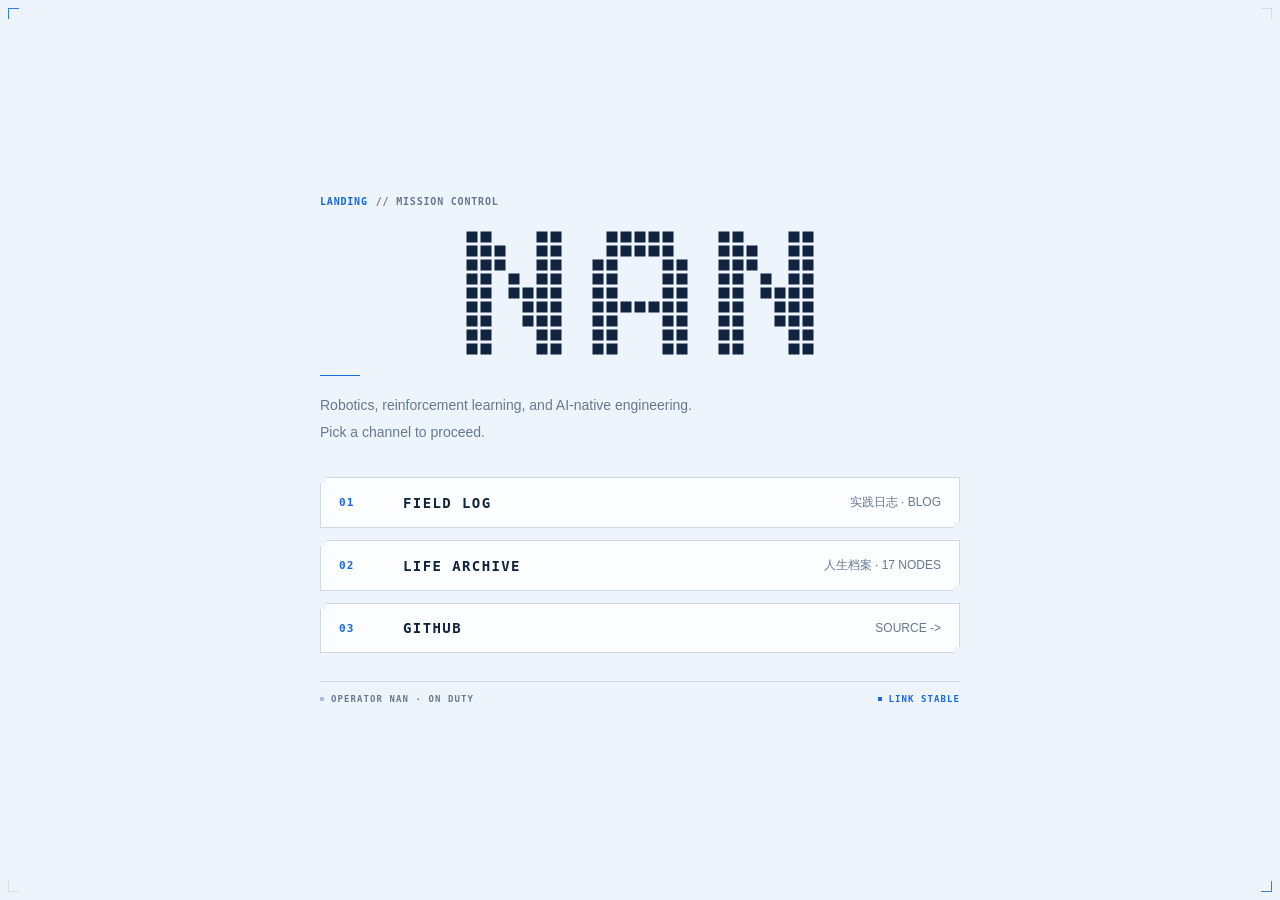
<file: index.html>
<!doctype html>
<html lang="en">
  <head>
    <meta charset="UTF-8" />
    <meta name="viewport" content="width=device-width, initial-scale=1.0, viewport-fit=cover" />
    <meta name="description" content="nanbloom001 — robotics, reinforcement learning, and AI-native engineering. Landing." />
    <meta name="color-scheme" content="dark light" />
    <meta name="theme-color" content="#0c0d0d" media="(prefers-color-scheme: dark)" />
    <meta name="theme-color" content="#edf4fb" media="(prefers-color-scheme: light)" />
    <link rel="icon" href="data:image/svg+xml,%3Csvg xmlns='http://www.w3.org/2000/svg' viewBox='0 0 16 16'%3E%3Crect width='16' height='16' fill='%230c0d0d'/%3E%3Crect x='4' y='4' width='3' height='3' fill='%23ff5a36'/%3E%3Crect x='9' y='4' width='3' height='3' fill='%23777b76'/%3E%3Crect x='4' y='9' width='3' height='3' fill='%23777b76'/%3E%3Crect x='9' y='9' width='3' height='3' fill='%23ff5a36'/%3E%3C/svg%3E" />
    <title>nanbloom001</title>
    <script defer src="assets/dot-font.js"></script>
    <script defer src="assets/starfield.js"></script>
  </head>
  <body>
    <canvas id="starfield" aria-hidden="true"></canvas>
    <span class="calibration calibration-nw" aria-hidden="true"></span>
    <span class="calibration calibration-ne" aria-hidden="true"></span>
    <span class="calibration calibration-sw" aria-hidden="true"></span>
    <span class="calibration calibration-se" aria-hidden="true"></span>

    <main class="frame">
      <p class="eyebrow"><span>LANDING</span><span class="dim">// MISSION CONTROL</span></p>
      <div class="banner"><canvas id="wordmark" data-text="NAN" aria-hidden="true"></canvas></div>
      <span class="rule" aria-hidden="true"></span>
      <p class="lede">Robotics, reinforcement learning, and AI-native engineering.<br />Pick a channel to proceed.</p>

      <nav class="channels" aria-label="Channels">
        <a class="channel" href="blog/">
          <span class="ch-index">01</span>
          <span class="ch-name">FIELD LOG</span>
          <span class="ch-sub">实践日志 · BLOG</span>
        </a>
        <a class="channel" href="journey-archive/">
          <span class="ch-index">02</span>
          <span class="ch-name">LIFE ARCHIVE</span>
          <span class="ch-sub">人生档案 · 17 NODES</span>
        </a>
        <a class="channel" href="https://github.com/nanbloom001" target="_blank" rel="noreferrer">
          <span class="ch-index">03</span>
          <span class="ch-name">GITHUB</span>
          <span class="ch-sub">SOURCE -&gt;</span>
        </a>
      </nav>

      <div class="telemetry" aria-hidden="true">
        <span><i class="sq"></i>OPERATOR NAN &middot; ON DUTY</span>
        <span class="link"><i class="dot"></i>LINK STABLE</span>
      </div>
    </main>

    <style>
      :root {
        color-scheme: dark light;
        --bg: #0c0d0d; --panel: #111212; --ink: #e8e9e4; --muted: #777b76;
        --line: #292c29; --accent: #ff5a36; --selected: #0c0d0d; --pixel-ghost: #5d4138;
        --mono: ui-monospace, SFMono-Regular, Menlo, Consolas, monospace;
        --sans: Arial, "PingFang SC", sans-serif;
      }
      @media (prefers-color-scheme: light) {
        :root { --bg: #edf4fb; --panel: #fbfdff; --ink: #10233f; --muted: #667991; --line: #cfdae7; --accent: #1769e0; --selected: #fff; --pixel-ghost: #a8c3e3; }
      }
      * { box-sizing: border-box; }
      body {
        margin: 0; min-height: 100vh; display: grid; place-items: center;
        background: var(--bg); color: var(--ink); font-family: var(--sans);
        padding: max(12px, env(safe-area-inset-top)) max(12px, env(safe-area-inset-right)) max(12px, env(safe-area-inset-bottom)) max(12px, env(safe-area-inset-left));
        transition: background-color 250ms, color 250ms;
      }
      @media (prefers-color-scheme: dark) {
        body::after { content: ""; position: fixed; inset: 0; pointer-events: none; background: repeating-linear-gradient(0deg, rgb(255 255 255 / 1.4%) 0 1px, transparent 1px 3px); }
      }
      #starfield { position: fixed; inset: 0; z-index: 0; pointer-events: none; contain: strict; }
      .calibration { position: fixed; width: 11px; height: 11px; z-index: 2; pointer-events: none; opacity: .85; }
      .calibration-nw { top: 8px; left: 8px; border-top: 1px solid var(--accent); border-left: 1px solid var(--accent); }
      .calibration-ne { top: 8px; right: 8px; border-top: 1px solid var(--line); border-right: 1px solid var(--line); }
      .calibration-sw { bottom: 8px; left: 8px; border-bottom: 1px solid var(--line); border-left: 1px solid var(--line); }
      .calibration-se { right: 8px; bottom: 8px; border-right: 1px solid var(--accent); border-bottom: 1px solid var(--accent); }
      .frame { position: relative; z-index: 1; width: min(640px, calc(100% - 48px)); }
      .eyebrow { display: flex; gap: 8px; margin: 0 0 16px; color: var(--accent); font: 700 10px var(--mono); letter-spacing: .08em; }
      .eyebrow .dim { color: var(--muted); }
      .banner { width: 100%; height: clamp(90px, 18vw, 140px); margin: 0 0 4px; }
      .banner canvas { width: 100%; height: 100%; display: block; image-rendering: pixelated; contain: strict; }
      .rule { display: block; width: 40px; height: 1px; margin: 12px 0 16px; background: var(--accent); }
      .lede { margin: 0 0 32px; max-width: 48ch; color: var(--muted); font-size: 14px; line-height: 1.9; }
      .channels { display: grid; gap: 12px; margin-bottom: 28px; }
      .channel {
        position: relative; display: grid; grid-template-columns: 48px 1fr auto; align-items: center; gap: 16px;
        padding: 16px 18px; border: 1px solid var(--line); background: var(--panel); color: var(--ink);
        text-decoration: none; transition: background-color 140ms, border-color 140ms, transform 140ms;
      }
      .channel::before, .channel::after { content: ""; position: absolute; width: 7px; height: 7px; background: var(--bg); }
      .channel::before { top: -2px; left: -2px; }
      .channel::after { right: -2px; bottom: -2px; }
      .channel:hover, .channel:focus-visible { border-color: var(--accent); transform: translate(2px, -2px); outline: none; }
      .ch-index { color: var(--accent); font: 700 11px var(--mono); letter-spacing: .1em; }
      .ch-name { color: var(--ink); font: 700 14px var(--mono); letter-spacing: .1em; }
      .ch-sub { color: var(--muted); font: 400 12px var(--sans); }
      .telemetry { display: flex; flex-wrap: wrap; gap: 8px 20px; padding-top: 12px; border-top: 1px solid var(--line); color: var(--muted); font: 700 9px var(--mono); letter-spacing: .12em; }
      .telemetry > span { display: inline-flex; align-items: center; gap: 7px; }
      .telemetry .link { margin-left: auto; color: var(--accent); }
      .sq { width: 4px; height: 4px; background: var(--pixel-ghost); }
      .dot { width: 4px; height: 4px; background: var(--accent); animation: blink 900ms steps(1) infinite; }
      @keyframes blink { 50% { opacity: 0; } }
      @media (prefers-reduced-motion: reduce) { * { animation-duration: .01ms !important; transition-duration: .01ms !important; } }
    </style>

    <script>
      (() => {
        const reduced = matchMedia("(prefers-reduced-motion: reduce)");
        const light = matchMedia("(prefers-color-scheme: light)");
        function inkColor() {
          return getComputedStyle(document.documentElement).getPropertyValue("--ink").trim();
        }
        function paintStars() {
          if (window.Starfield) window.Starfield.paint(document.getElementById("starfield"), inkColor());
        }
        addEventListener("resize", paintStars, { passive: true });
        light.addEventListener("change", paintStars);
        paintStars();

        function paintWord() {
          if (!window.DotFont) return;
          const canvas = document.getElementById("wordmark");
          const bounds = canvas.getBoundingClientRect();
          if (!bounds.width) return;
          const ratio = Math.min(devicePixelRatio || 1, 2);
          canvas.width = Math.round(bounds.width * ratio);
          canvas.height = Math.round(bounds.height * ratio);
          const ctx = canvas.getContext("2d");
          ctx.setTransform(ratio, 0, 0, ratio, 0, 0);
          const result = DotFont.makeBlockPoints(
            canvas.dataset.text || "NAN",
            { cols: 7, rows: 9, maxPitch: 14 },
            { width: bounds.width, height: bounds.height }
          );
          const size = Math.max(3, Math.round(result.pitch * 0.8));
          ctx.clearRect(0, 0, bounds.width, bounds.height);
          ctx.fillStyle = inkColor();
          result.points.forEach((p) => ctx.fillRect(p.x - size / 2, p.y - size / 2, size, size));
        }
        new ResizeObserver(paintWord).observe(document.getElementById("wordmark"));
        light.addEventListener("change", paintWord);
        document.fonts && document.fonts.ready.then(paintWord);
        setTimeout(paintWord, 100);
      })();
    </script>
  </body>
</html>
</file>
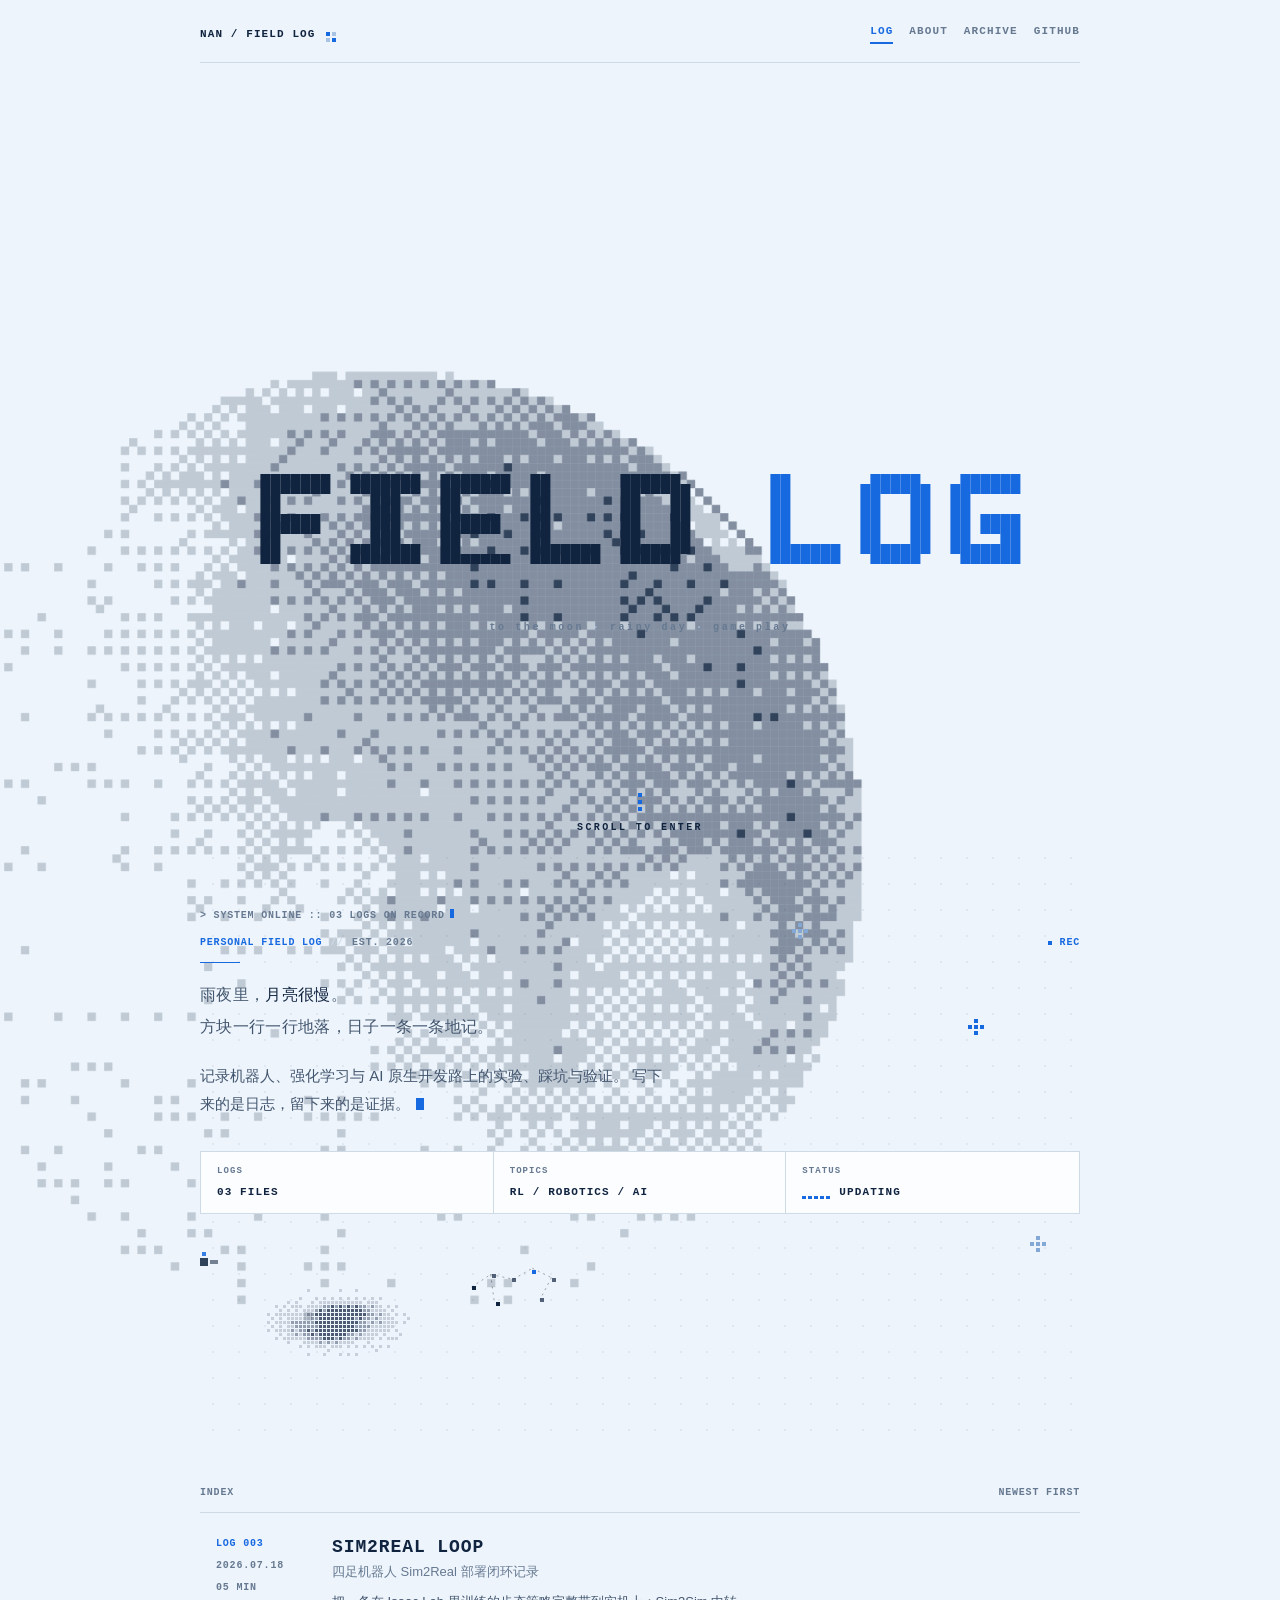
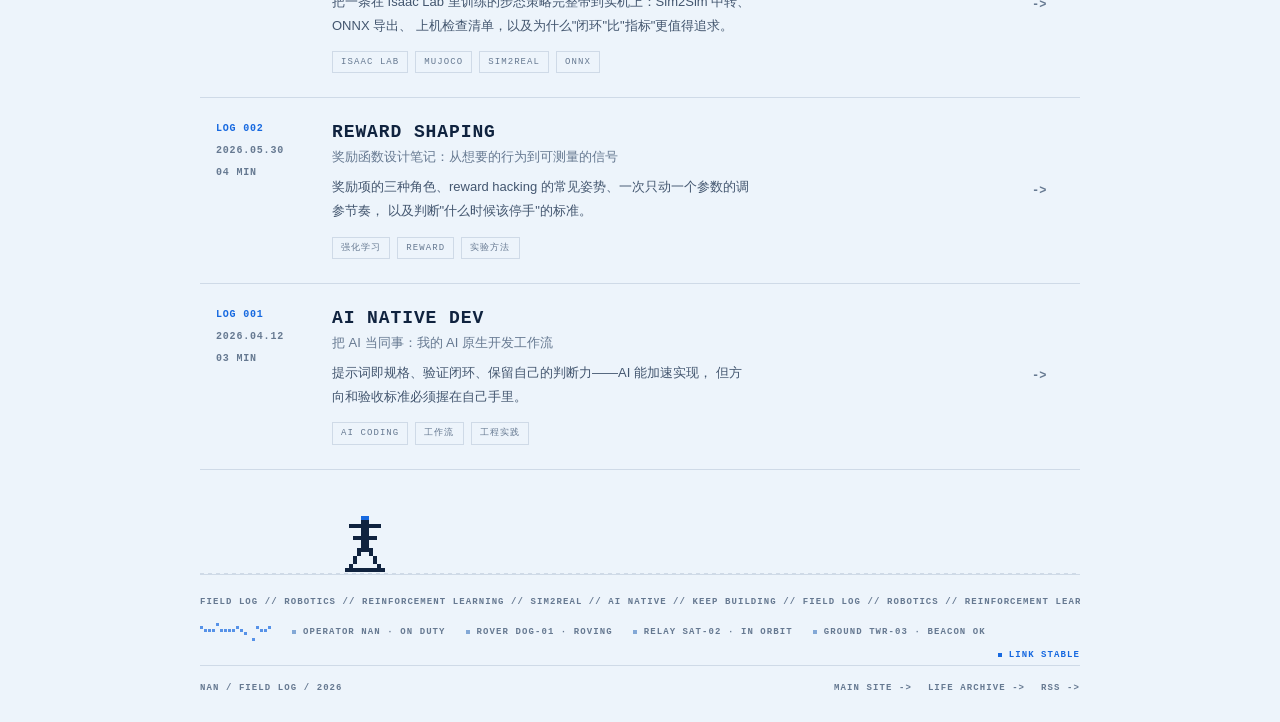
<file: blog/index.html>
<!doctype html>
<html lang="zh-CN">
<head>
  <meta charset="UTF-8">
  <meta name="viewport" content="width=device-width, initial-scale=1, viewport-fit=cover">
  <meta name="description" content="楠的个人博客 Field Log：机器人、强化学习与 AI 原生开发的实践日志，复古点阵屏与像素粒子风格。">
  <meta name="color-scheme" content="dark light">
  <meta name="theme-color" content="#0c0d0d" media="(prefers-color-scheme: dark)">
  <meta name="theme-color" content="#edf4fb" media="(prefers-color-scheme: light)">
  <meta property="og:title" content="Field Log | nanbloom001">
  <meta property="og:description" content="机器人、强化学习与 AI 原生开发的实践日志。">
  <meta property="og:type" content="website">
  <meta property="og:url" content="https://nanbloom001.github.io/blog/">
  <link rel="canonical" href="https://nanbloom001.github.io/blog/">
  <link rel="alternate" type="application/rss+xml" title="Field Log" href="https://nanbloom001.github.io/blog/feed.xml">
  <noscript><style>.visually-hidden { position: static; width: auto; height: auto; margin: 0 0 12px; clip: auto; white-space: normal; font: 700 26px/1.3 ui-monospace, Menlo, monospace; } .banner-stage, .opening-moon, .opening-hint { display: none; } .opening { height: auto; min-height: 0; }</style></noscript>
  <link rel="icon" href="data:image/svg+xml,%3Csvg xmlns='http://www.w3.org/2000/svg' viewBox='0 0 16 16'%3E%3Crect width='16' height='16' fill='%230c0d0d'/%3E%3Crect x='4' y='4' width='3' height='3' fill='%23ff5a36'/%3E%3Crect x='9' y='4' width='3' height='3' fill='%23777b76'/%3E%3Crect x='4' y='9' width='3' height='3' fill='%23777b76'/%3E%3Crect x='9' y='9' width='3' height='3' fill='%23ff5a36'/%3E%3C/svg%3E">
  <title>Field Log | nanbloom001</title>
  <link rel="stylesheet" href="styles.css">
  <script defer src="../assets/dot-font.js"></script>
  <script defer src="../assets/starfield.js"></script>
  <script defer src="blog.js"></script>
</head>
<body>
  <canvas id="drift-field" aria-hidden="true"></canvas>
  <span class="calibration calibration-nw" aria-hidden="true"></span>
  <span class="calibration calibration-ne" aria-hidden="true"></span>
  <span class="calibration calibration-sw" aria-hidden="true"></span>
  <span class="calibration calibration-se" aria-hidden="true"></span>
  <a class="skip-link" href="#main">跳到正文</a>

  <div class="frame">
    <header class="log-header">
      <a class="wordmark" href="index.html" data-shatter>NAN / FIELD LOG<i aria-hidden="true"></i></a>
      <nav aria-label="博客导航">
        <a class="active" href="index.html" data-shatter>LOG</a>
        <a href="about.html" data-shatter>ABOUT</a>
        <a href="../journey-archive/" data-shatter>ARCHIVE</a>
        <a href="https://github.com/nanbloom001" target="_blank" rel="noreferrer">GITHUB</a>
      </nav>
    </header>

    <main id="main">
      <section class="opening" aria-labelledby="hero-title">
        <canvas class="opening-moon" data-opening-moon data-planet data-cell="10" data-body-scale="0.46" data-max-dpr="1" aria-hidden="true"></canvas>
        <h1 id="hero-title" class="visually-hidden">Field Log — 楠的个人博客</h1>
        <div class="banner-stage opening-title">
          <canvas data-pixel-banner data-text="FIELD LOG" data-accent="LOG" data-pitch="10" data-cell-size="10" aria-hidden="true"></canvas>
        </div>
        <p class="opening-tag">to the moon <span class="dim">·</span> rainy day <span class="dim">·</span> game play</p>
        <div class="opening-hint" aria-hidden="true">
          <span class="hint-drip"><i></i><i></i><i></i></span>
          <span>SCROLL TO ENTER</span>
        </div>
      </section>

      <section class="hero" aria-label="简介">
        <span class="sparkle" style="--x: 68%; --y: 14%; --d: 300ms" aria-hidden="true"></span>
        <span class="sparkle accent" style="--x: 88%; --y: 30%; --d: 1100ms" aria-hidden="true"></span>
        <span class="sparkle" style="--x: 95%; --y: 66%; --d: 1900ms" aria-hidden="true"></span>
        <p class="bootline" data-bootline="> SYSTEM ONLINE :: 03 LOGS ON RECORD" aria-hidden="true"></p>
        <p class="eyebrow">
          <span>PERSONAL FIELD LOG</span>
          <span class="eyebrow-separator">//</span>
          <span class="dim">EST. 2026</span>
          <span class="system-state"><i aria-hidden="true"></i>REC</span>
        </p>
        <span class="title-rule" aria-hidden="true"></span>
        <p class="hero-poem">
          雨夜里，<em>月亮很慢</em>。<br>
          方块一行一行地落，日子一条一条地记。
        </p>
        <p class="hero-note">
          记录机器人、强化学习与 AI 原生开发路上的实验、踩坑与验证。
          写下来的是日志，留下来的是证据。<span class="type-cursor" aria-hidden="true"></span>
        </p>
        <dl class="stat-strip">
          <div><dt>LOGS</dt><dd>03 FILES</dd></div>
          <div><dt>TOPICS</dt><dd>RL / ROBOTICS / AI</dd></div>
          <div><dt>STATUS</dt><dd><span class="eq" aria-hidden="true"><i></i><i></i><i></i><i></i><i></i></span>UPDATING</dd></div>
        </dl>
        <div class="scene" aria-hidden="true">
          <canvas class="galaxy" data-planet data-shape="galaxy" data-cell="4"></canvas>
          <canvas class="scene-field" data-scene-field></canvas>
          <canvas class="planet" data-planet data-morph-target data-orbit-text="FROM SIMULATION TO REALITY · "></canvas>
        </div>
      </section>

      <section aria-label="日志列表">
        <div class="section-label"><span>INDEX</span><span>NEWEST FIRST</span></div>
        <div class="log-list">
          <a class="log-card" style="--i: 0" href="posts/sim2real-loop.html" data-shatter>
            <div class="log-meta">
              <span class="log-index">LOG 003</span>
              <span>2026.07.18</span>
              <span>05 MIN</span>
            </div>
            <div class="log-body">
              <h2>SIM2REAL LOOP<span class="log-subtitle">四足机器人 Sim2Real 部署闭环记录</span></h2>
              <p class="log-excerpt">
                把一条在 Isaac Lab 里训练的步态策略完整带到实机上：Sim2Sim 中转、ONNX 导出、
                上机检查清单，以及为什么"闭环"比"指标"更值得追求。
              </p>
              <ul class="log-tags" aria-label="标签">
                <li>ISAAC LAB</li><li>MUJOCO</li><li>SIM2REAL</li><li>ONNX</li>
              </ul>
            </div>
            <span class="log-arrow" aria-hidden="true">-&gt;</span>
          </a>

          <a class="log-card" style="--i: 1" href="posts/reward-shaping.html" data-shatter>
            <div class="log-meta">
              <span class="log-index">LOG 002</span>
              <span>2026.05.30</span>
              <span>04 MIN</span>
            </div>
            <div class="log-body">
              <h2>REWARD SHAPING<span class="log-subtitle">奖励函数设计笔记：从想要的行为到可测量的信号</span></h2>
              <p class="log-excerpt">
                奖励项的三种角色、reward hacking 的常见姿势、一次只动一个参数的调参节奏，
                以及判断"什么时候该停手"的标准。
              </p>
              <ul class="log-tags" aria-label="标签">
                <li>强化学习</li><li>REWARD</li><li>实验方法</li>
              </ul>
            </div>
            <span class="log-arrow" aria-hidden="true">-&gt;</span>
          </a>

          <a class="log-card" style="--i: 2" href="posts/ai-native-dev.html" data-shatter>
            <div class="log-meta">
              <span class="log-index">LOG 001</span>
              <span>2026.04.12</span>
              <span>03 MIN</span>
            </div>
            <div class="log-body">
              <h2>AI NATIVE DEV<span class="log-subtitle">把 AI 当同事：我的 AI 原生开发工作流</span></h2>
              <p class="log-excerpt">
                提示词即规格、验证闭环、保留自己的判断力——AI 能加速实现，
                但方向和验收标准必须握在自己手里。
              </p>
              <ul class="log-tags" aria-label="标签">
                <li>AI CODING</li><li>工作流</li><li>工程实践</li>
              </ul>
            </div>
            <span class="log-arrow" aria-hidden="true">-&gt;</span>
          </a>
        </div>
      </section>

      <div class="ground" aria-hidden="true">
        <canvas class="antenna" data-sprite="antenna"></canvas>
        <canvas class="walker" data-sprite="dog"></canvas>
      </div>

      <div class="ticker" aria-hidden="true">
        <span class="ticker-track"><span>FIELD LOG&nbsp;//&nbsp;ROBOTICS&nbsp;//&nbsp;REINFORCEMENT LEARNING&nbsp;//&nbsp;SIM2REAL&nbsp;//&nbsp;AI NATIVE&nbsp;//&nbsp;KEEP BUILDING&nbsp;//&nbsp;</span><span>FIELD LOG&nbsp;//&nbsp;ROBOTICS&nbsp;//&nbsp;REINFORCEMENT LEARNING&nbsp;//&nbsp;SIM2REAL&nbsp;//&nbsp;AI NATIVE&nbsp;//&nbsp;KEEP BUILDING&nbsp;//&nbsp;</span></span>
      </div>

      <div class="telemetry" aria-hidden="true">
        <canvas class="tele-wave" data-tele-wave></canvas>
        <span><i class="tele-square"></i>OPERATOR NAN &middot; ON DUTY</span>
        <span><i class="tele-square"></i>ROVER DOG-01 &middot; ROVING</span>
        <span><i class="tele-square"></i>RELAY SAT-02 &middot; IN ORBIT</span>
        <span><i class="tele-square"></i>GROUND TWR-03 &middot; BEACON OK</span>
        <span class="tele-link"><i class="tele-dot"></i>LINK STABLE</span>
      </div>
    </main>

    <footer class="log-footer">
      <p>NAN / FIELD LOG / 2026</p>
      <p>
        <a href="../" data-shatter>MAIN SITE -&gt;</a>
        <a href="../journey-archive/" data-shatter>LIFE ARCHIVE -&gt;</a>
        <a href="feed.xml">RSS -&gt;</a>
      </p>
    </footer>
  </div>
</body>
</html>
</file>
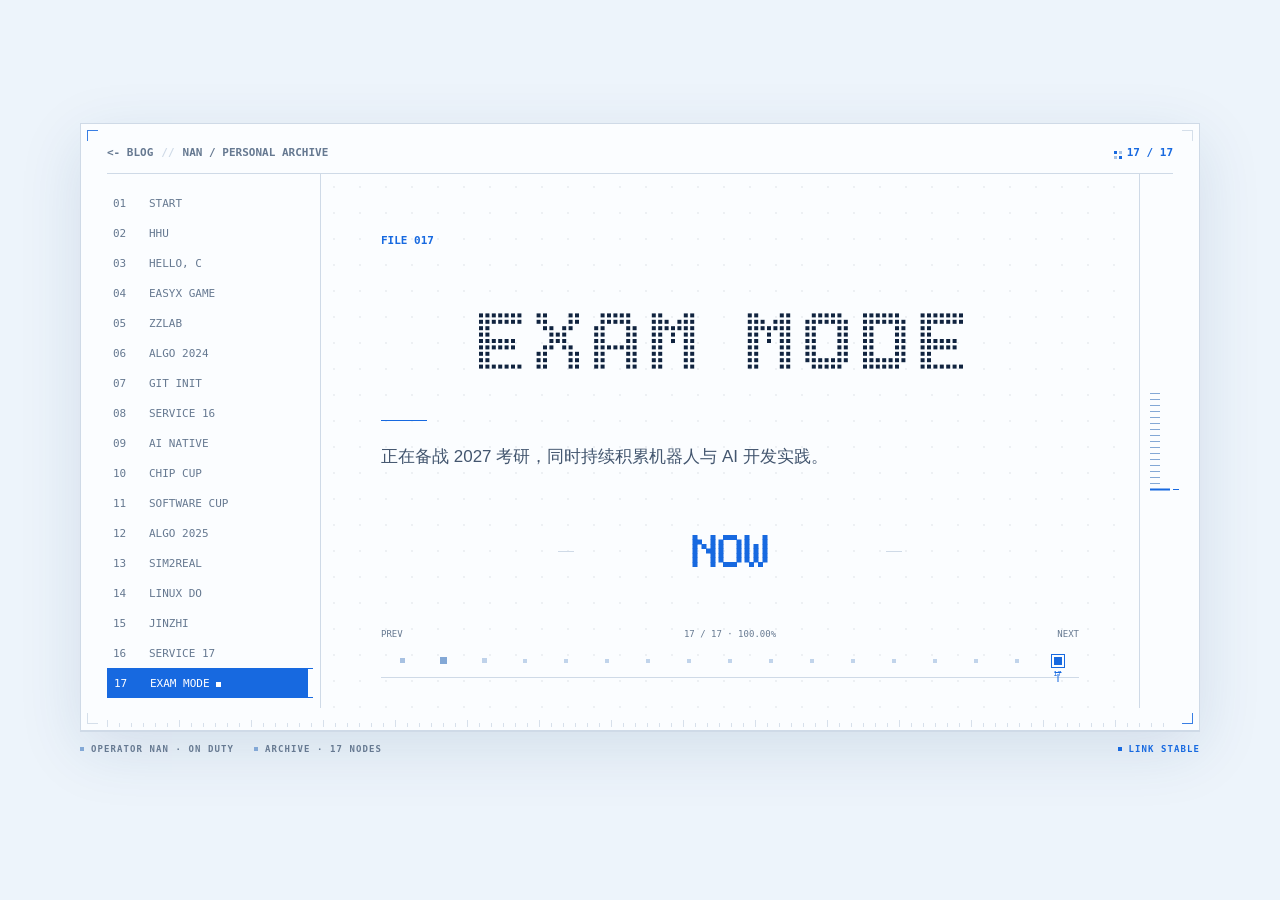
<file: journey-archive/index.html>
<!doctype html>
<html lang="zh-CN">
<head>
  <meta charset="UTF-8">
  <meta name="viewport" content="width=device-width, initial-scale=1, viewport-fit=cover">
  <meta name="description" content="楠的交互式人生档案：以复古像素动画记录学习、竞赛、机器人与 AI 开发历程。">
  <meta name="color-scheme" content="dark light">
  <meta name="theme-color" content="#0c0d0d" media="(prefers-color-scheme: dark)">
  <meta name="theme-color" content="#edf4fb" media="(prefers-color-scheme: light)">
  <meta property="og:title" content="Life Archive | nanbloom001">
  <meta property="og:description" content="17 个时间节点组成的交互式像素人生档案。">
  <meta property="og:type" content="website">
  <meta property="og:url" content="https://nanbloom001.github.io/journey-archive/">
  <meta property="og:image" content="https://nanbloom001.github.io/journey-archive/preview-light.png">
  <link rel="canonical" href="https://nanbloom001.github.io/journey-archive/">
  <link rel="icon" href="data:image/svg+xml,%3Csvg xmlns='http://www.w3.org/2000/svg' viewBox='0 0 16 16'%3E%3Crect width='16' height='16' fill='%230c0d0d'/%3E%3Crect x='4' y='4' width='3' height='3' fill='%23ff5a36'/%3E%3Crect x='9' y='4' width='3' height='3' fill='%23777b76'/%3E%3Crect x='4' y='9' width='3' height='3' fill='%23777b76'/%3E%3Crect x='9' y='9' width='3' height='3' fill='%23ff5a36'/%3E%3C/svg%3E">
  <title>Life Archive | nanbloom001</title>
  <link rel="stylesheet" href="styles.css">
  <script defer src="../assets/dot-font.js"></script>
  <script defer src="../assets/starfield.js"></script>
  <script defer src="script.js"></script>
</head>
<body>
  <canvas id="archive-sky" aria-hidden="true"></canvas>
  <main class="archive">
    <span class="calibration calibration-nw" aria-hidden="true"></span>
    <span class="calibration calibration-ne" aria-hidden="true"></span>
    <span class="calibration calibration-sw" aria-hidden="true"></span>
    <span class="calibration calibration-se" aria-hidden="true"></span>

    <header>
      <span class="header-left">
        <a class="archive-exit" href="../blog/">&lt;- BLOG</a>
        <span class="header-separator" aria-hidden="true">//</span>
        <span>NAN / PERSONAL ARCHIVE</span>
      </span>
      <span class="system-state"><i aria-hidden="true"></i><span id="counter">01 / 17</span></span>
    </header>

    <section class="layout">
      <nav id="index-list" aria-label="时间节点索引"></nav>

      <article id="memory-file" aria-live="polite">
        <div class="meta-row">
          <p class="eyebrow"><span id="file-index">FILE 001</span></p>
        </div>

        <div class="title-stage">
          <h1 id="title" class="visually-hidden"></h1>
          <canvas id="pixel-title" class="pixel-title" aria-hidden="true"></canvas>
        </div>
        <span class="title-rule" aria-hidden="true"></span>

        <p id="description" class="description"></p>
        <div class="date-readout" aria-label="当前档案日期">
          <canvas id="pixel-date" class="pixel-date" aria-label="当前日期"></canvas>
        </div>
        <footer>
          <div class="progress-meta">
            <span>PREV</span>
            <output id="progress-readout">01 / 17 · 5.88%</output>
            <span>NEXT</span>
          </div>
          <div class="progress-track" id="progress-track">
            <div
              class="dot-progress"
              id="dot-progress"
              role="progressbar"
              aria-label="人生档案进度"
              aria-valuemin="1"
              aria-valuemax="17"
              aria-valuenow="1"
            ></div>
            <span class="progress-cursor" id="progress-cursor" aria-hidden="true"></span>
          </div>
        </footer>
      </article>

      <aside id="minimap" aria-hidden="true"></aside>
    </section>
  </main>

  <div class="archive-telemetry" aria-hidden="true">
    <span><i class="tele-square"></i>OPERATOR NAN &middot; ON DUTY</span>
    <span><i class="tele-square"></i>ARCHIVE &middot; 17 NODES</span>
    <span class="tele-link"><i class="tele-dot"></i>LINK STABLE</span>
  </div>

  <script>
    (() => {
      const light = matchMedia("(prefers-color-scheme: light)");
      function ink() {
        return getComputedStyle(document.documentElement).getPropertyValue("--ink").trim();
      }
      function paintSky() {
        if (window.Starfield) window.Starfield.paint(document.getElementById("archive-sky"), ink());
      }
      addEventListener("resize", paintSky, { passive: true });
      light.addEventListener("change", paintSky);
      paintSky();
    })();
  </script>
</body>
</html>
</file>
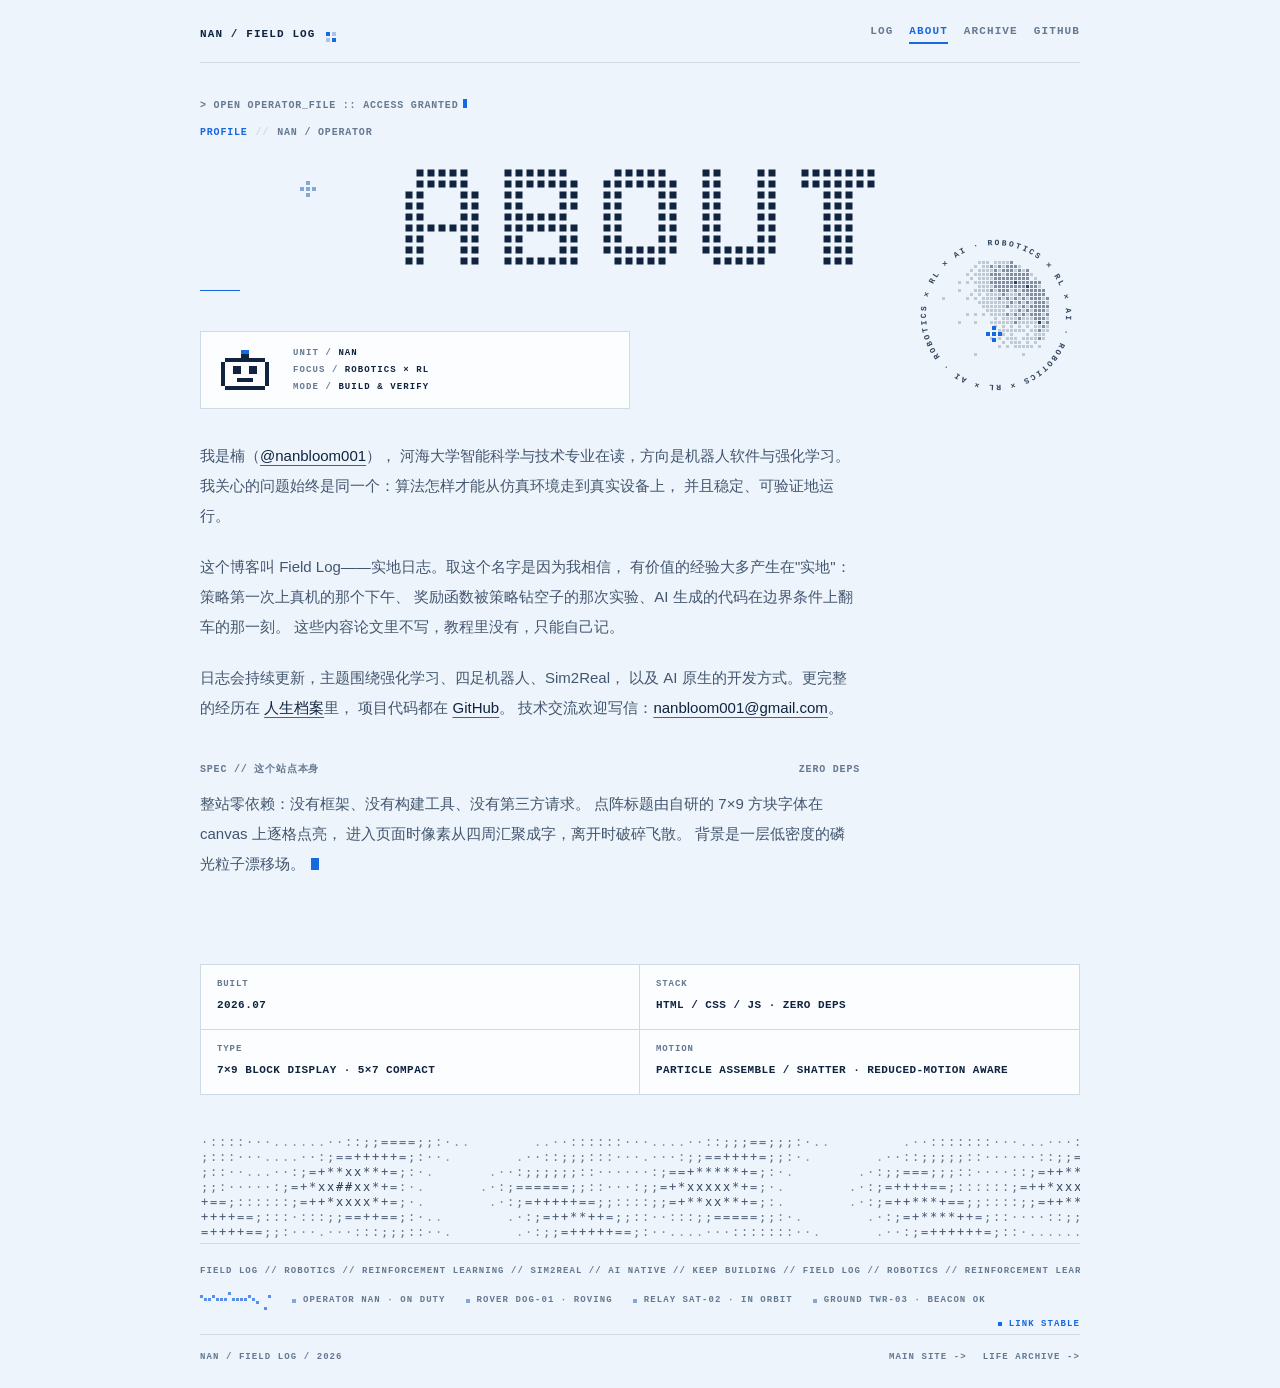
<file: blog/about.html>
<!doctype html>
<html lang="zh-CN">
<head>
  <meta charset="UTF-8">
  <meta name="viewport" content="width=device-width, initial-scale=1, viewport-fit=cover">
  <meta name="description" content="关于 Field Log 与它的作者楠：机器人软件、强化学习与 AI 原生开发。">
  <meta name="color-scheme" content="dark light">
  <meta name="theme-color" content="#0c0d0d" media="(prefers-color-scheme: dark)">
  <meta name="theme-color" content="#edf4fb" media="(prefers-color-scheme: light)">
  <meta property="og:title" content="About | Field Log">
  <meta property="og:description" content="关于 Field Log 与它的作者楠：机器人软件、强化学习与 AI 原生开发。">
  <meta property="og:type" content="website">
  <meta property="og:url" content="https://nanbloom001.github.io/blog/about.html">
  <link rel="canonical" href="https://nanbloom001.github.io/blog/about.html">
  <link rel="alternate" type="application/rss+xml" title="Field Log" href="https://nanbloom001.github.io/blog/feed.xml">
  <noscript><style>.visually-hidden { position: static; width: auto; height: auto; margin: 0 0 12px; clip: auto; white-space: normal; font: 700 26px/1.3 ui-monospace, Menlo, monospace; } .banner-stage { display: none; }</style></noscript>
  <link rel="icon" href="data:image/svg+xml,%3Csvg xmlns='http://www.w3.org/2000/svg' viewBox='0 0 16 16'%3E%3Crect width='16' height='16' fill='%230c0d0d'/%3E%3Crect x='4' y='4' width='3' height='3' fill='%23ff5a36'/%3E%3Crect x='9' y='4' width='3' height='3' fill='%23777b76'/%3E%3Crect x='4' y='9' width='3' height='3' fill='%23777b76'/%3E%3Crect x='9' y='9' width='3' height='3' fill='%23ff5a36'/%3E%3C/svg%3E">
  <title>About | Field Log</title>
  <link rel="stylesheet" href="styles.css">
  <script defer src="../assets/dot-font.js"></script>
  <script defer src="../assets/starfield.js"></script>
  <script defer src="blog.js"></script>
  <script defer src="tetris.js"></script>
</head>
<body>
  <canvas id="drift-field" aria-hidden="true"></canvas>
  <span class="calibration calibration-nw" aria-hidden="true"></span>
  <span class="calibration calibration-ne" aria-hidden="true"></span>
  <span class="calibration calibration-sw" aria-hidden="true"></span>
  <span class="calibration calibration-se" aria-hidden="true"></span>
  <a class="skip-link" href="#main">跳到正文</a>

  <div class="frame">
    <header class="log-header">
      <a class="wordmark" href="index.html" data-shatter>NAN / FIELD LOG<i aria-hidden="true"></i></a>
      <nav aria-label="博客导航">
        <a href="index.html" data-shatter>LOG</a>
        <a class="active" href="about.html" data-shatter>ABOUT</a>
        <a href="../journey-archive/" data-shatter>ARCHIVE</a>
        <a href="https://github.com/nanbloom001" target="_blank" rel="noreferrer">GITHUB</a>
      </nav>
    </header>

    <main id="main">
      <article class="post">
        <canvas class="post-emblem" data-planet data-shape="sphere" data-orbit-text="ROBOTICS × RL × AI · " aria-hidden="true"></canvas>
        <span class="sparkle" style="--x: 12%; --y: 12%; --d: 500ms" aria-hidden="true"></span>
        <span class="sparkle accent" style="--x: 90%; --y: 26%; --d: 1400ms" aria-hidden="true"></span>
        <p class="bootline" data-bootline="> OPEN OPERATOR_FILE :: ACCESS GRANTED" aria-hidden="true"></p>
        <p class="eyebrow">
          <span>PROFILE</span>
          <span class="eyebrow-separator">//</span>
          <span class="dim">NAN / OPERATOR</span>
        </p>
        <h1 class="visually-hidden">关于 Field Log 与它的作者</h1>
        <div class="banner-stage post-banner">
          <canvas data-pixel-banner data-text="ABOUT" data-pitch="11" aria-hidden="true"></canvas>
        </div>
        <span class="title-rule" aria-hidden="true"></span>

        <div class="paw-trail" aria-hidden="true"><i></i><i></i><i></i><i></i><i></i><i></i></div>
        <div class="operator-card">
          <canvas data-sprite="face" aria-hidden="true"></canvas>
          <div class="operator-lines" role="presentation">
            <span>UNIT / <strong>NAN</strong></span>
            <span>FOCUS / <strong>ROBOTICS × RL</strong></span>
            <span>MODE / <strong>BUILD &amp; VERIFY</strong></span>
          </div>
        </div>

        <div class="about-body">
          <p>
            我是楠（<a href="https://github.com/nanbloom001" target="_blank" rel="noreferrer">@nanbloom001</a>），
            河海大学智能科学与技术专业在读，方向是机器人软件与强化学习。
            我关心的问题始终是同一个：算法怎样才能从仿真环境走到真实设备上，
            并且稳定、可验证地运行。
          </p>
          <p>
            这个博客叫 Field Log——实地日志。取这个名字是因为我相信，
            有价值的经验大多产生在"实地"：策略第一次上真机的那个下午、
            奖励函数被策略钻空子的那次实验、AI 生成的代码在边界条件上翻车的那一刻。
            这些内容论文里不写，教程里没有，只能自己记。
          </p>
          <p>
            日志会持续更新，主题围绕强化学习、四足机器人、Sim2Real，
            以及 AI 原生的开发方式。更完整的经历在
            <a href="../journey-archive/" data-shatter>人生档案</a>里，
            项目代码都在 <a href="https://github.com/nanbloom001" target="_blank" rel="noreferrer">GitHub</a>。
            技术交流欢迎写信：<a href="mailto:nanbloom001@gmail.com">nanbloom001@gmail.com</a>。
          </p>

          <h2 class="visually-hidden">这个站点本身</h2>
          <div class="section-label"><span>SPEC // 这个站点本身</span><span>ZERO DEPS</span></div>
          <p>
            整站零依赖：没有框架、没有构建工具、没有第三方请求。
            点阵标题由自研的 7×9 方块字体在 canvas 上逐格点亮，
            进入页面时像素从四周汇聚成字，离开时破碎飞散。
            背景是一层低密度的磷光粒子漂移场。<span class="type-cursor" aria-hidden="true"></span>
          </p>
        </div>

        <dl class="spec-list">
          <div><dt>BUILT</dt><dd>2026.07</dd></div>
          <div><dt>STACK</dt><dd>HTML / CSS / JS · ZERO DEPS</dd></div>
          <div><dt>TYPE</dt><dd>7×9 BLOCK DISPLAY · 5×7 COMPACT</dd></div>
          <div><dt>MOTION</dt><dd>PARTICLE ASSEMBLE / SHATTER · REDUCED-MOTION AWARE</dd></div>
        </dl>
      </article>

      <div class="ascii-sea" aria-hidden="true">
        <canvas data-ascii-wave></canvas>
      </div>

      <div class="ticker" aria-hidden="true">
        <span class="ticker-track"><span>FIELD LOG&nbsp;//&nbsp;ROBOTICS&nbsp;//&nbsp;REINFORCEMENT LEARNING&nbsp;//&nbsp;SIM2REAL&nbsp;//&nbsp;AI NATIVE&nbsp;//&nbsp;KEEP BUILDING&nbsp;//&nbsp;</span><span>FIELD LOG&nbsp;//&nbsp;ROBOTICS&nbsp;//&nbsp;REINFORCEMENT LEARNING&nbsp;//&nbsp;SIM2REAL&nbsp;//&nbsp;AI NATIVE&nbsp;//&nbsp;KEEP BUILDING&nbsp;//&nbsp;</span></span>
      </div>

      <div class="telemetry" aria-hidden="true">
        <canvas class="tele-wave" data-tele-wave></canvas>
        <span><i class="tele-square"></i>OPERATOR NAN &middot; ON DUTY</span>
        <span><i class="tele-square"></i>ROVER DOG-01 &middot; ROVING</span>
        <span><i class="tele-square"></i>RELAY SAT-02 &middot; IN ORBIT</span>
        <span><i class="tele-square"></i>GROUND TWR-03 &middot; BEACON OK</span>
        <span class="tele-link"><i class="tele-dot"></i>LINK STABLE</span>
      </div>
    </main>

    <footer class="log-footer">
      <p>NAN / FIELD LOG / 2026</p>
      <p>
        <a href="../" data-shatter>MAIN SITE -&gt;</a>
        <a href="../journey-archive/" data-shatter>LIFE ARCHIVE -&gt;</a>
      </p>
    </footer>
  </div>
</body>
</html>
</file>
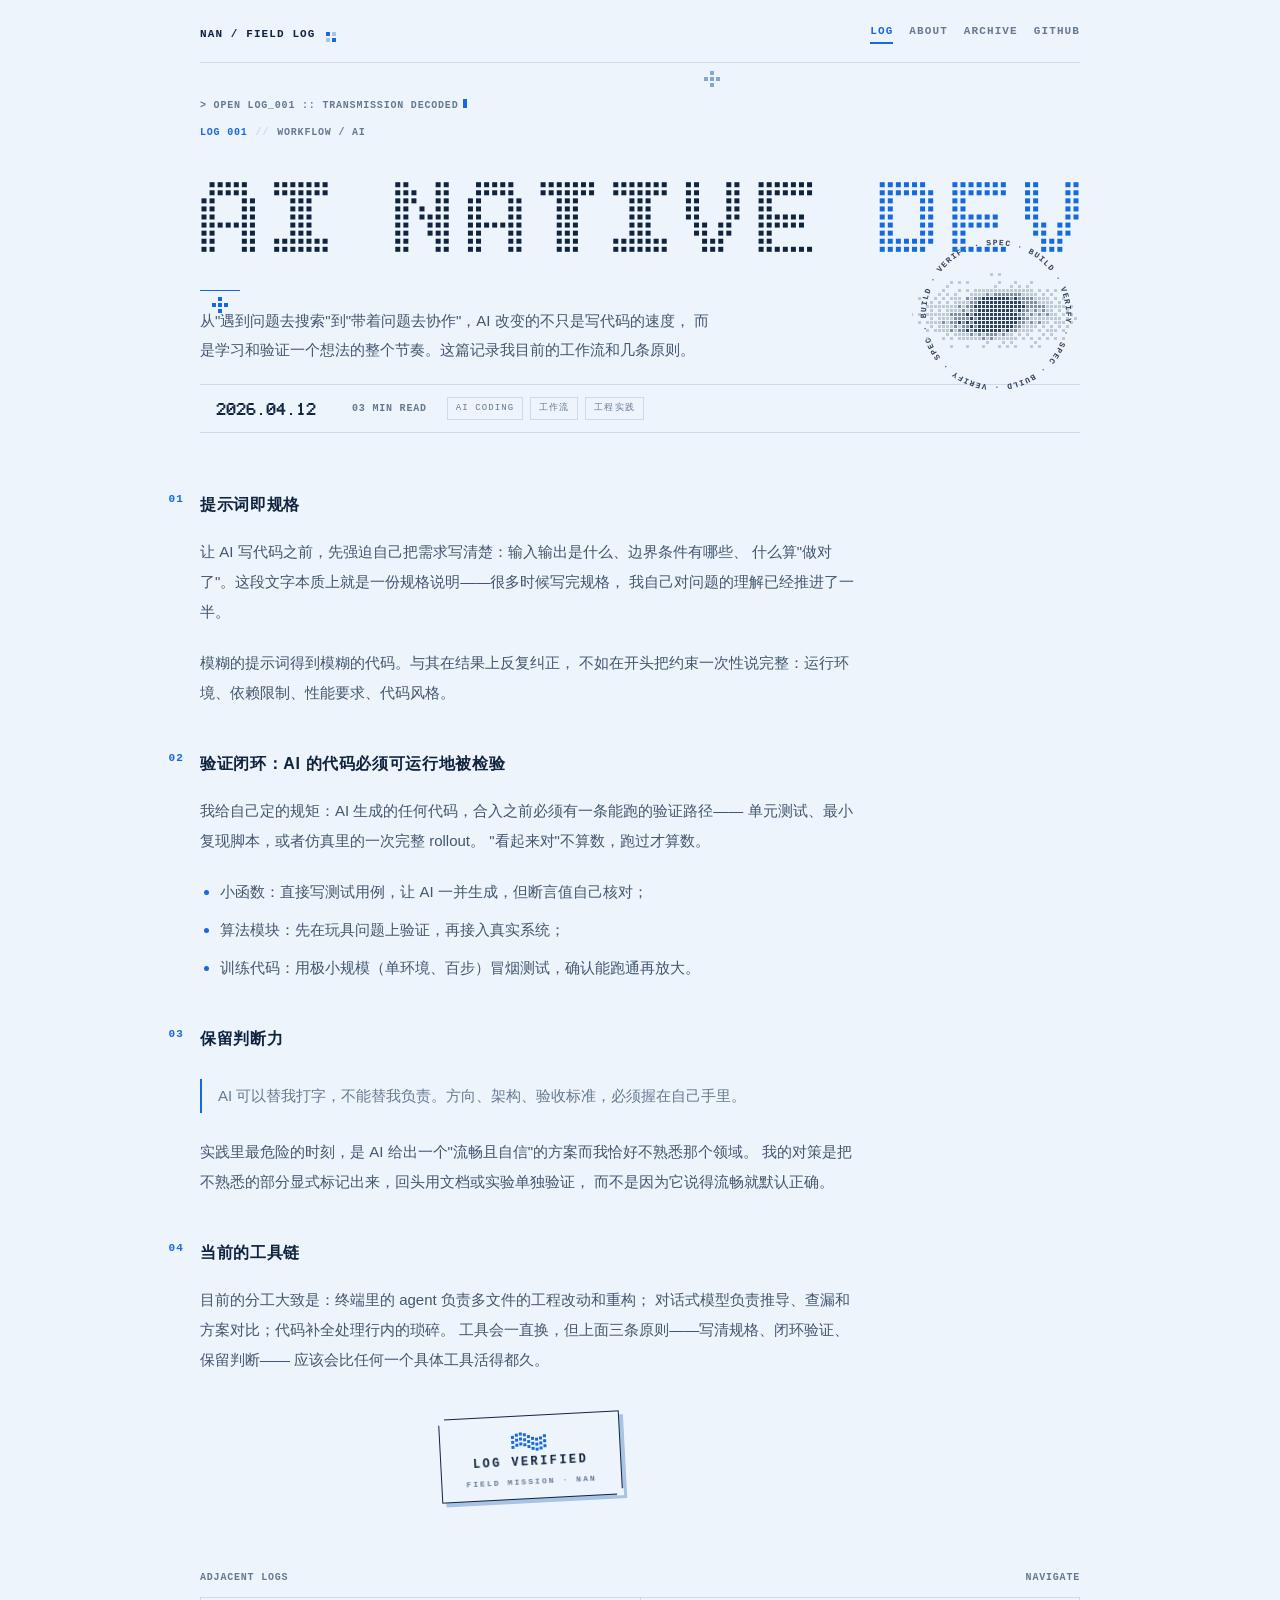
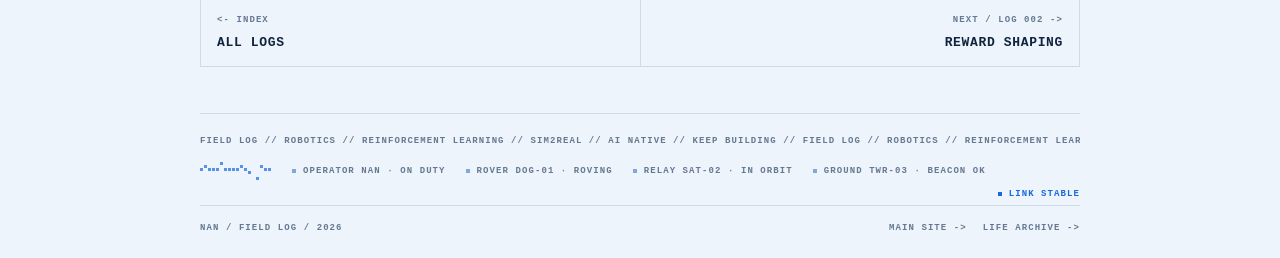
<file: blog/posts/ai-native-dev.html>
<!doctype html>
<html lang="zh-CN">
<head>
  <meta charset="UTF-8">
  <meta name="viewport" content="width=device-width, initial-scale=1, viewport-fit=cover">
  <meta name="description" content="把 AI 当同事：提示词即规格、验证闭环与保留判断力的 AI 原生开发工作流。">
  <meta name="color-scheme" content="dark light">
  <meta name="theme-color" content="#0c0d0d" media="(prefers-color-scheme: dark)">
  <meta name="theme-color" content="#edf4fb" media="(prefers-color-scheme: light)">
  <meta property="og:title" content="AI Native Dev — 我的 AI 原生开发工作流">
  <meta property="og:description" content="提示词即规格、验证闭环、保留判断力：把 AI 当同事的开发方式。">
  <meta property="og:type" content="article">
  <meta property="og:url" content="https://nanbloom001.github.io/blog/posts/ai-native-dev.html">
  <link rel="canonical" href="https://nanbloom001.github.io/blog/posts/ai-native-dev.html">
  <script type="application/ld+json">
  {"@context": "https://schema.org", "@type": "BlogPosting",
   "headline": "AI Native Dev — 我的 AI 原生开发工作流", "datePublished": "2026-04-12",
   "author": {"@type": "Person", "name": "nanbloom001", "url": "https://github.com/nanbloom001"},
   "url": "https://nanbloom001.github.io/blog/posts/ai-native-dev.html"}
  </script>
  <link rel="alternate" type="application/rss+xml" title="Field Log" href="https://nanbloom001.github.io/blog/feed.xml">
  <noscript><style>.visually-hidden { position: static; width: auto; height: auto; margin: 0 0 12px; clip: auto; white-space: normal; font: 700 26px/1.3 ui-monospace, Menlo, monospace; } .banner-stage { display: none; }</style></noscript>
  <link rel="icon" href="data:image/svg+xml,%3Csvg xmlns='http://www.w3.org/2000/svg' viewBox='0 0 16 16'%3E%3Crect width='16' height='16' fill='%230c0d0d'/%3E%3Crect x='4' y='4' width='3' height='3' fill='%23ff5a36'/%3E%3Crect x='9' y='4' width='3' height='3' fill='%23777b76'/%3E%3Crect x='4' y='9' width='3' height='3' fill='%23777b76'/%3E%3Crect x='9' y='9' width='3' height='3' fill='%23ff5a36'/%3E%3C/svg%3E">
  <title>AI Native Dev | Field Log</title>
  <link rel="stylesheet" href="../styles.css">
  <script defer src="../../assets/dot-font.js"></script>
  <script defer src="../../assets/starfield.js"></script>
  <script defer src="../blog.js"></script>
  <script defer src="../tetris.js"></script>
</head>
<body>
  <div id="read-progress" role="progressbar" aria-label="阅读进度" aria-valuemin="0" aria-valuemax="100" aria-valuenow="0"></div>
  <canvas id="drift-field" aria-hidden="true"></canvas>
  <span class="calibration calibration-nw" aria-hidden="true"></span>
  <span class="calibration calibration-ne" aria-hidden="true"></span>
  <span class="calibration calibration-sw" aria-hidden="true"></span>
  <span class="calibration calibration-se" aria-hidden="true"></span>
  <a class="skip-link" href="#main">跳到正文</a>

  <div class="frame">
    <header class="log-header">
      <a class="wordmark" href="../index.html" data-shatter>NAN / FIELD LOG<i aria-hidden="true"></i></a>
      <nav aria-label="博客导航">
        <a class="active" href="../index.html" data-shatter>LOG</a>
        <a href="../about.html" data-shatter>ABOUT</a>
        <a href="../../journey-archive/" data-shatter>ARCHIVE</a>
        <a href="https://github.com/nanbloom001" target="_blank" rel="noreferrer">GITHUB</a>
      </nav>
    </header>

    <main id="main">
      <article class="post">
        <canvas class="post-emblem" data-planet data-shape="galaxy" data-orbit-text="SPEC · BUILD · VERIFY · " aria-hidden="true"></canvas>
        <span class="sparkle" style="--x: 58%; --y: 14px; --d: 400ms" aria-hidden="true"></span>
        <span class="sparkle accent" style="--x: 2%; --y: 240px; --d: 1200ms" aria-hidden="true"></span>
        <p class="bootline" data-bootline="> OPEN LOG_001 :: TRANSMISSION DECODED" aria-hidden="true"></p>
        <p class="eyebrow">
          <span>LOG 001</span>
          <span class="eyebrow-separator">//</span>
          <span class="dim">WORKFLOW / AI</span>
        </p>
        <h1 class="visually-hidden">AI Native Dev — 我的 AI 原生开发工作流</h1>
        <div class="banner-stage post-banner">
          <canvas data-pixel-banner data-text="AI NATIVE DEV" data-accent="DEV" data-pitch="9" aria-hidden="true"></canvas>
        </div>
        <span class="title-rule" aria-hidden="true"></span>
        <p class="post-standfirst">
          从"遇到问题去搜索"到"带着问题去协作"，AI 改变的不只是写代码的速度，
          而是学习和验证一个想法的整个节奏。这篇记录我目前的工作流和几条原则。
        </p>
        <div class="post-meta">
          <canvas class="pixel-date" data-pixel-date="2026.04.12" aria-label="发布于 2026 年 4 月 12 日"></canvas>
          <span class="read-time">03 MIN READ</span>
          <ul class="log-tags" aria-label="标签">
            <li>AI CODING</li><li>工作流</li><li>工程实践</li>
          </ul>
        </div>

        <div class="post-body">
          <h2><span class="h-index">01</span>提示词即规格</h2>
          <p>
            让 AI 写代码之前，先强迫自己把需求写清楚：输入输出是什么、边界条件有哪些、
            什么算"做对了"。这段文字本质上就是一份规格说明——很多时候写完规格，
            我自己对问题的理解已经推进了一半。
          </p>
          <p>
            模糊的提示词得到模糊的代码。与其在结果上反复纠正，
            不如在开头把约束一次性说完整：运行环境、依赖限制、性能要求、代码风格。
          </p>

          <h2><span class="h-index">02</span>验证闭环：AI 的代码必须可运行地被检验</h2>
          <p>
            我给自己定的规矩：AI 生成的任何代码，合入之前必须有一条能跑的验证路径——
            单元测试、最小复现脚本，或者仿真里的一次完整 rollout。
            "看起来对"不算数，跑过才算数。
          </p>
          <ul>
            <li>小函数：直接写测试用例，让 AI 一并生成，但断言值自己核对；</li>
            <li>算法模块：先在玩具问题上验证，再接入真实系统；</li>
            <li>训练代码：用极小规模（单环境、百步）冒烟测试，确认能跑通再放大。</li>
          </ul>

          <h2><span class="h-index">03</span>保留判断力</h2>
          <blockquote>
            <p>AI 可以替我打字，不能替我负责。方向、架构、验收标准，必须握在自己手里。</p>
          </blockquote>
          <p>
            实践里最危险的时刻，是 AI 给出一个"流畅且自信"的方案而我恰好不熟悉那个领域。
            我的对策是把不熟悉的部分显式标记出来，回头用文档或实验单独验证，
            而不是因为它说得流畅就默认正确。
          </p>

          <h2><span class="h-index">04</span>当前的工具链</h2>
          <p>
            目前的分工大致是：终端里的 agent 负责多文件的工程改动和重构；
            对话式模型负责推导、查漏和方案对比；代码补全处理行内的琐碎。
            工具会一直换，但上面三条原则——写清规格、闭环验证、保留判断——
            应该会比任何一个具体工具活得都久。
          </p>
          <div class="log-seal" aria-hidden="true">
            <span class="seal-wave"><i></i><i></i><i></i></span>
            <strong>LOG VERIFIED</strong>
            <span class="seal-sub">FIELD MISSION &middot; NAN</span>
          </div>
        </div>

        <footer>
          <div class="section-label"><span>ADJACENT LOGS</span><span>NAVIGATE</span></div>
          <nav class="post-adjacent" aria-label="相邻日志">
            <a class="adjacent prev" href="../index.html" data-shatter>
              <span>&lt;- INDEX</span>
              <strong>ALL LOGS</strong>
            </a>
            <a class="adjacent next" href="reward-shaping.html" data-shatter>
              <span>NEXT / LOG 002 -&gt;</span>
              <strong>REWARD SHAPING</strong>
            </a>
          </nav>
        </footer>
      </article>

      <div class="ticker" aria-hidden="true">
        <span class="ticker-track"><span>FIELD LOG&nbsp;//&nbsp;ROBOTICS&nbsp;//&nbsp;REINFORCEMENT LEARNING&nbsp;//&nbsp;SIM2REAL&nbsp;//&nbsp;AI NATIVE&nbsp;//&nbsp;KEEP BUILDING&nbsp;//&nbsp;</span><span>FIELD LOG&nbsp;//&nbsp;ROBOTICS&nbsp;//&nbsp;REINFORCEMENT LEARNING&nbsp;//&nbsp;SIM2REAL&nbsp;//&nbsp;AI NATIVE&nbsp;//&nbsp;KEEP BUILDING&nbsp;//&nbsp;</span></span>
      </div>

      <div class="telemetry" aria-hidden="true">
        <canvas class="tele-wave" data-tele-wave></canvas>
        <span><i class="tele-square"></i>OPERATOR NAN &middot; ON DUTY</span>
        <span><i class="tele-square"></i>ROVER DOG-01 &middot; ROVING</span>
        <span><i class="tele-square"></i>RELAY SAT-02 &middot; IN ORBIT</span>
        <span><i class="tele-square"></i>GROUND TWR-03 &middot; BEACON OK</span>
        <span class="tele-link"><i class="tele-dot"></i>LINK STABLE</span>
      </div>
    </main>

    <footer class="log-footer">
      <p>NAN / FIELD LOG / 2026</p>
      <p>
        <a href="../../" data-shatter>MAIN SITE -&gt;</a>
        <a href="../../journey-archive/" data-shatter>LIFE ARCHIVE -&gt;</a>
      </p>
    </footer>
  </div>
</body>
</html>
</file>
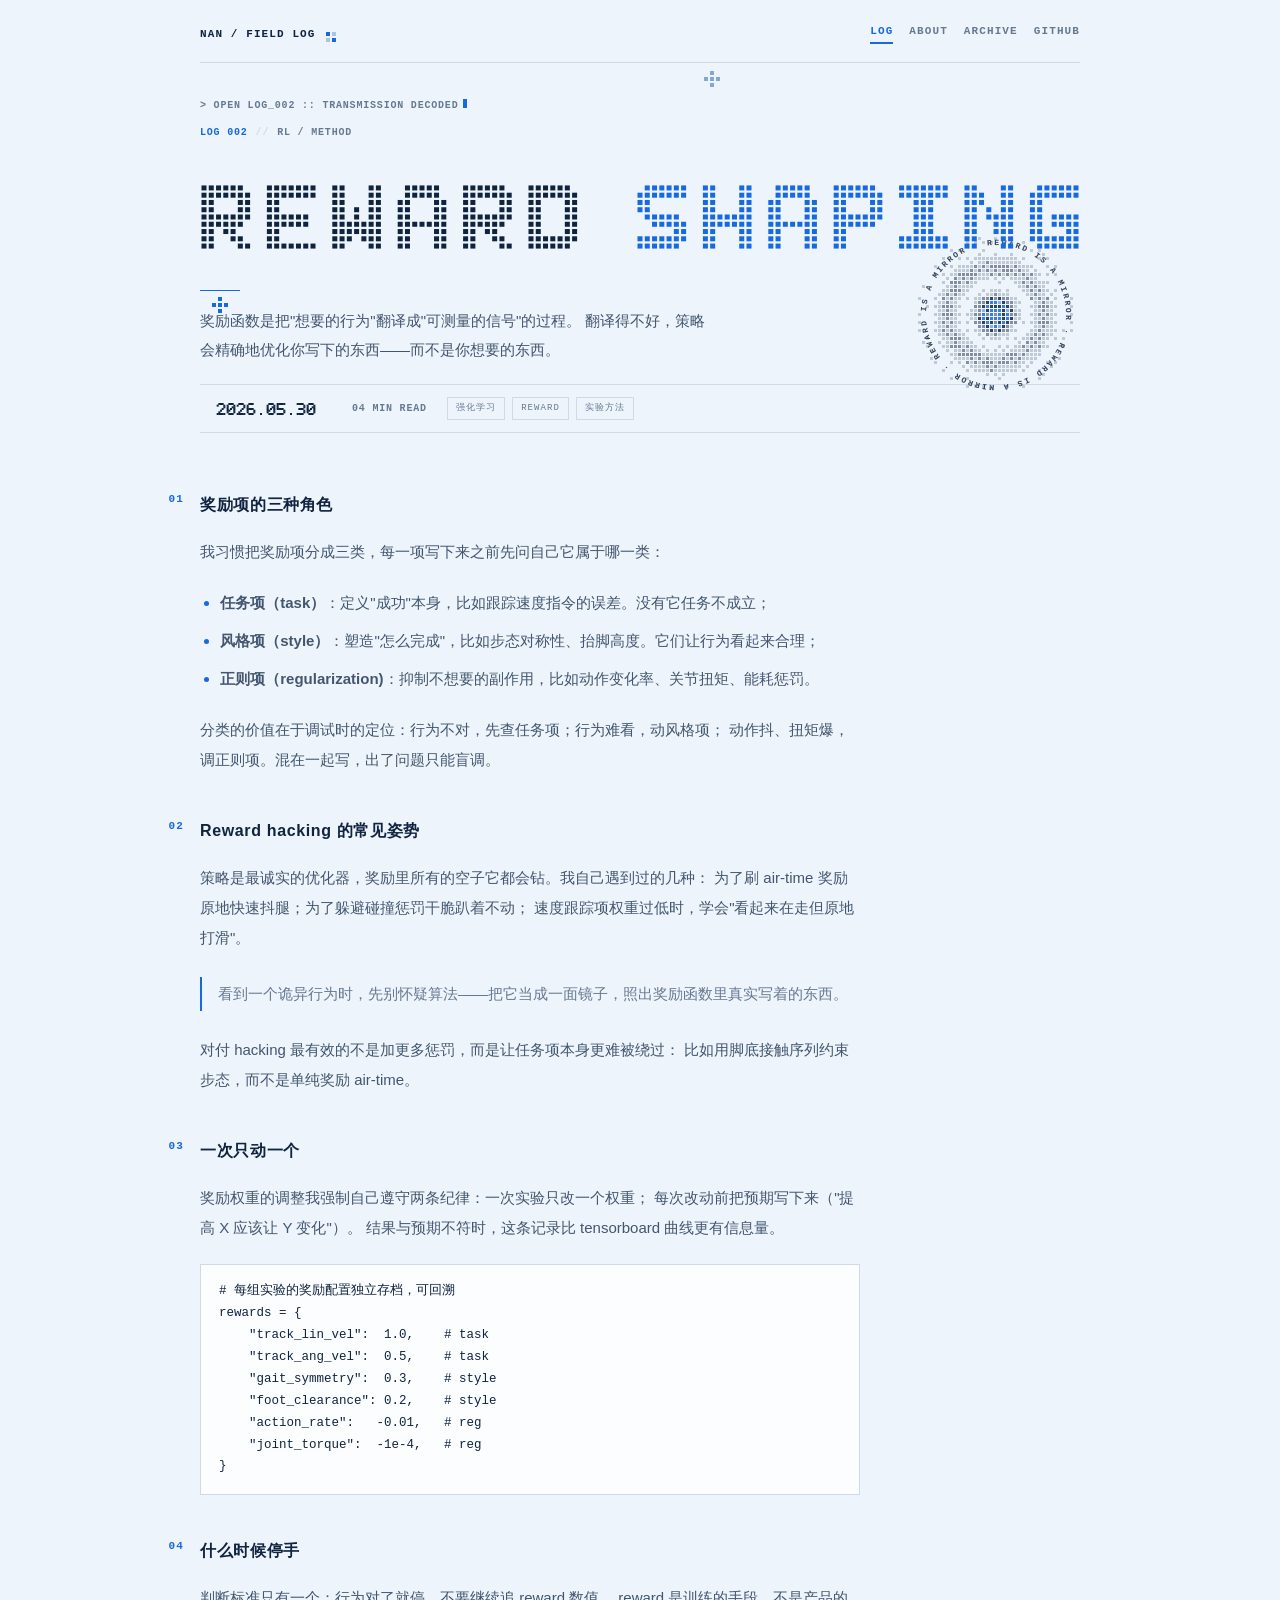
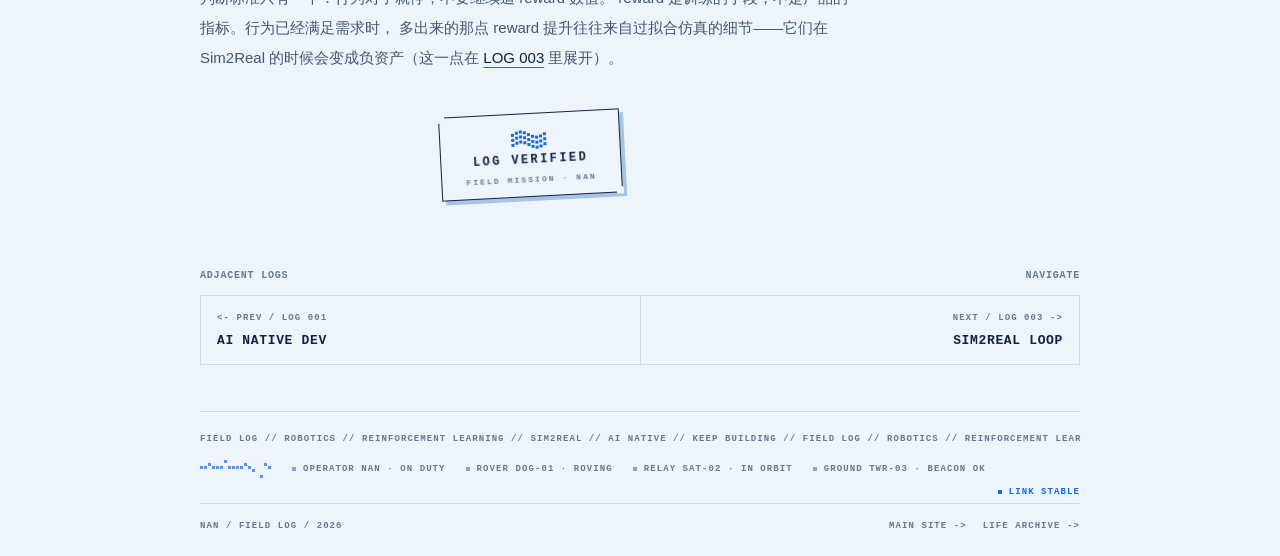
<file: blog/posts/reward-shaping.html>
<!doctype html>
<html lang="zh-CN">
<head>
  <meta charset="UTF-8">
  <meta name="viewport" content="width=device-width, initial-scale=1, viewport-fit=cover">
  <meta name="description" content="奖励函数设计笔记：奖励项的三种角色、reward hacking 与实验调参节奏。">
  <meta name="color-scheme" content="dark light">
  <meta name="theme-color" content="#0c0d0d" media="(prefers-color-scheme: dark)">
  <meta name="theme-color" content="#edf4fb" media="(prefers-color-scheme: light)">
  <meta property="og:title" content="Reward Shaping — 奖励函数设计笔记">
  <meta property="og:description" content="奖励项的三种角色、reward hacking 的常见姿势与一次只动一个参数的调参纪律。">
  <meta property="og:type" content="article">
  <meta property="og:url" content="https://nanbloom001.github.io/blog/posts/reward-shaping.html">
  <link rel="canonical" href="https://nanbloom001.github.io/blog/posts/reward-shaping.html">
  <script type="application/ld+json">
  {"@context": "https://schema.org", "@type": "BlogPosting",
   "headline": "Reward Shaping — 奖励函数设计笔记", "datePublished": "2026-05-30",
   "author": {"@type": "Person", "name": "nanbloom001", "url": "https://github.com/nanbloom001"},
   "url": "https://nanbloom001.github.io/blog/posts/reward-shaping.html"}
  </script>
  <link rel="alternate" type="application/rss+xml" title="Field Log" href="https://nanbloom001.github.io/blog/feed.xml">
  <noscript><style>.visually-hidden { position: static; width: auto; height: auto; margin: 0 0 12px; clip: auto; white-space: normal; font: 700 26px/1.3 ui-monospace, Menlo, monospace; } .banner-stage { display: none; }</style></noscript>
  <link rel="icon" href="data:image/svg+xml,%3Csvg xmlns='http://www.w3.org/2000/svg' viewBox='0 0 16 16'%3E%3Crect width='16' height='16' fill='%230c0d0d'/%3E%3Crect x='4' y='4' width='3' height='3' fill='%23ff5a36'/%3E%3Crect x='9' y='4' width='3' height='3' fill='%23777b76'/%3E%3Crect x='4' y='9' width='3' height='3' fill='%23777b76'/%3E%3Crect x='9' y='9' width='3' height='3' fill='%23ff5a36'/%3E%3C/svg%3E">
  <title>Reward Shaping | Field Log</title>
  <link rel="stylesheet" href="../styles.css">
  <script defer src="../../assets/dot-font.js"></script>
  <script defer src="../../assets/starfield.js"></script>
  <script defer src="../blog.js"></script>
  <script defer src="../tetris.js"></script>
</head>
<body>
  <div id="read-progress" role="progressbar" aria-label="阅读进度" aria-valuemin="0" aria-valuemax="100" aria-valuenow="0"></div>
  <canvas id="drift-field" aria-hidden="true"></canvas>
  <span class="calibration calibration-nw" aria-hidden="true"></span>
  <span class="calibration calibration-ne" aria-hidden="true"></span>
  <span class="calibration calibration-sw" aria-hidden="true"></span>
  <span class="calibration calibration-se" aria-hidden="true"></span>
  <a class="skip-link" href="#main">跳到正文</a>

  <div class="frame">
    <header class="log-header">
      <a class="wordmark" href="../index.html" data-shatter>NAN / FIELD LOG<i aria-hidden="true"></i></a>
      <nav aria-label="博客导航">
        <a class="active" href="../index.html" data-shatter>LOG</a>
        <a href="../about.html" data-shatter>ABOUT</a>
        <a href="../../journey-archive/" data-shatter>ARCHIVE</a>
        <a href="https://github.com/nanbloom001" target="_blank" rel="noreferrer">GITHUB</a>
      </nav>
    </header>

    <main id="main">
      <article class="post">
        <canvas class="post-emblem" data-planet data-shape="target" data-accent-crest="true" data-orbit-text="REWARD IS A MIRROR · " aria-hidden="true"></canvas>
        <span class="sparkle" style="--x: 58%; --y: 14px; --d: 400ms" aria-hidden="true"></span>
        <span class="sparkle accent" style="--x: 2%; --y: 240px; --d: 1200ms" aria-hidden="true"></span>
        <p class="bootline" data-bootline="> OPEN LOG_002 :: TRANSMISSION DECODED" aria-hidden="true"></p>
        <p class="eyebrow">
          <span>LOG 002</span>
          <span class="eyebrow-separator">//</span>
          <span class="dim">RL / METHOD</span>
        </p>
        <h1 class="visually-hidden">Reward Shaping — 奖励函数设计笔记</h1>
        <div class="banner-stage post-banner">
          <canvas data-pixel-banner data-text="REWARD SHAPING" data-accent="SHAPING" data-pitch="9" aria-hidden="true"></canvas>
        </div>
        <span class="title-rule" aria-hidden="true"></span>
        <p class="post-standfirst">
          奖励函数是把"想要的行为"翻译成"可测量的信号"的过程。
          翻译得不好，策略会精确地优化你写下的东西——而不是你想要的东西。
        </p>
        <div class="post-meta">
          <canvas class="pixel-date" data-pixel-date="2026.05.30" aria-label="发布于 2026 年 5 月 30 日"></canvas>
          <span class="read-time">04 MIN READ</span>
          <ul class="log-tags" aria-label="标签">
            <li>强化学习</li><li>REWARD</li><li>实验方法</li>
          </ul>
        </div>

        <div class="post-body">
          <h2><span class="h-index">01</span>奖励项的三种角色</h2>
          <p>我习惯把奖励项分成三类，每一项写下来之前先问自己它属于哪一类：</p>
          <ul>
            <li><strong>任务项（task）</strong>：定义"成功"本身，比如跟踪速度指令的误差。没有它任务不成立；</li>
            <li><strong>风格项（style）</strong>：塑造"怎么完成"，比如步态对称性、抬脚高度。它们让行为看起来合理；</li>
            <li><strong>正则项（regularization)</strong>：抑制不想要的副作用，比如动作变化率、关节扭矩、能耗惩罚。</li>
          </ul>
          <p>
            分类的价值在于调试时的定位：行为不对，先查任务项；行为难看，动风格项；
            动作抖、扭矩爆，调正则项。混在一起写，出了问题只能盲调。
          </p>

          <h2><span class="h-index">02</span>Reward hacking 的常见姿势</h2>
          <p>
            策略是最诚实的优化器，奖励里所有的空子它都会钻。我自己遇到过的几种：
            为了刷 air-time 奖励原地快速抖腿；为了躲避碰撞惩罚干脆趴着不动；
            速度跟踪项权重过低时，学会"看起来在走但原地打滑"。
          </p>
          <blockquote>
            <p>看到一个诡异行为时，先别怀疑算法——把它当成一面镜子，照出奖励函数里真实写着的东西。</p>
          </blockquote>
          <p>
            对付 hacking 最有效的不是加更多惩罚，而是让任务项本身更难被绕过：
            比如用脚底接触序列约束步态，而不是单纯奖励 air-time。
          </p>

          <h2><span class="h-index">03</span>一次只动一个</h2>
          <p>
            奖励权重的调整我强制自己遵守两条纪律：一次实验只改一个权重；
            每次改动前把预期写下来（"提高 X 应该让 Y 变化"）。
            结果与预期不符时，这条记录比 tensorboard 曲线更有信息量。
          </p>
          <pre><code># 每组实验的奖励配置独立存档，可回溯
rewards = {
    "track_lin_vel":  1.0,    # task
    "track_ang_vel":  0.5,    # task
    "gait_symmetry":  0.3,    # style
    "foot_clearance": 0.2,    # style
    "action_rate":   -0.01,   # reg
    "joint_torque":  -1e-4,   # reg
}</code></pre>

          <h2><span class="h-index">04</span>什么时候停手</h2>
          <p>
            判断标准只有一个：行为对了就停，不要继续追 reward 数值。
            reward 是训练的手段，不是产品的指标。行为已经满足需求时，
            多出来的那点 reward 提升往往来自过拟合仿真的细节——它们在 Sim2Real
            的时候会变成负资产（这一点在 <a href="sim2real-loop.html">LOG 003</a> 里展开）。
          </p>
          <div class="log-seal" aria-hidden="true">
            <span class="seal-wave"><i></i><i></i><i></i></span>
            <strong>LOG VERIFIED</strong>
            <span class="seal-sub">FIELD MISSION &middot; NAN</span>
          </div>
        </div>

        <footer>
          <div class="section-label"><span>ADJACENT LOGS</span><span>NAVIGATE</span></div>
          <nav class="post-adjacent" aria-label="相邻日志">
            <a class="adjacent prev" href="ai-native-dev.html" data-shatter>
              <span>&lt;- PREV / LOG 001</span>
              <strong>AI NATIVE DEV</strong>
            </a>
            <a class="adjacent next" href="sim2real-loop.html" data-shatter>
              <span>NEXT / LOG 003 -&gt;</span>
              <strong>SIM2REAL LOOP</strong>
            </a>
          </nav>
        </footer>
      </article>

      <div class="ticker" aria-hidden="true">
        <span class="ticker-track"><span>FIELD LOG&nbsp;//&nbsp;ROBOTICS&nbsp;//&nbsp;REINFORCEMENT LEARNING&nbsp;//&nbsp;SIM2REAL&nbsp;//&nbsp;AI NATIVE&nbsp;//&nbsp;KEEP BUILDING&nbsp;//&nbsp;</span><span>FIELD LOG&nbsp;//&nbsp;ROBOTICS&nbsp;//&nbsp;REINFORCEMENT LEARNING&nbsp;//&nbsp;SIM2REAL&nbsp;//&nbsp;AI NATIVE&nbsp;//&nbsp;KEEP BUILDING&nbsp;//&nbsp;</span></span>
      </div>

      <div class="telemetry" aria-hidden="true">
        <canvas class="tele-wave" data-tele-wave></canvas>
        <span><i class="tele-square"></i>OPERATOR NAN &middot; ON DUTY</span>
        <span><i class="tele-square"></i>ROVER DOG-01 &middot; ROVING</span>
        <span><i class="tele-square"></i>RELAY SAT-02 &middot; IN ORBIT</span>
        <span><i class="tele-square"></i>GROUND TWR-03 &middot; BEACON OK</span>
        <span class="tele-link"><i class="tele-dot"></i>LINK STABLE</span>
      </div>
    </main>

    <footer class="log-footer">
      <p>NAN / FIELD LOG / 2026</p>
      <p>
        <a href="../../" data-shatter>MAIN SITE -&gt;</a>
        <a href="../../journey-archive/" data-shatter>LIFE ARCHIVE -&gt;</a>
      </p>
    </footer>
  </div>
</body>
</html>
</file>
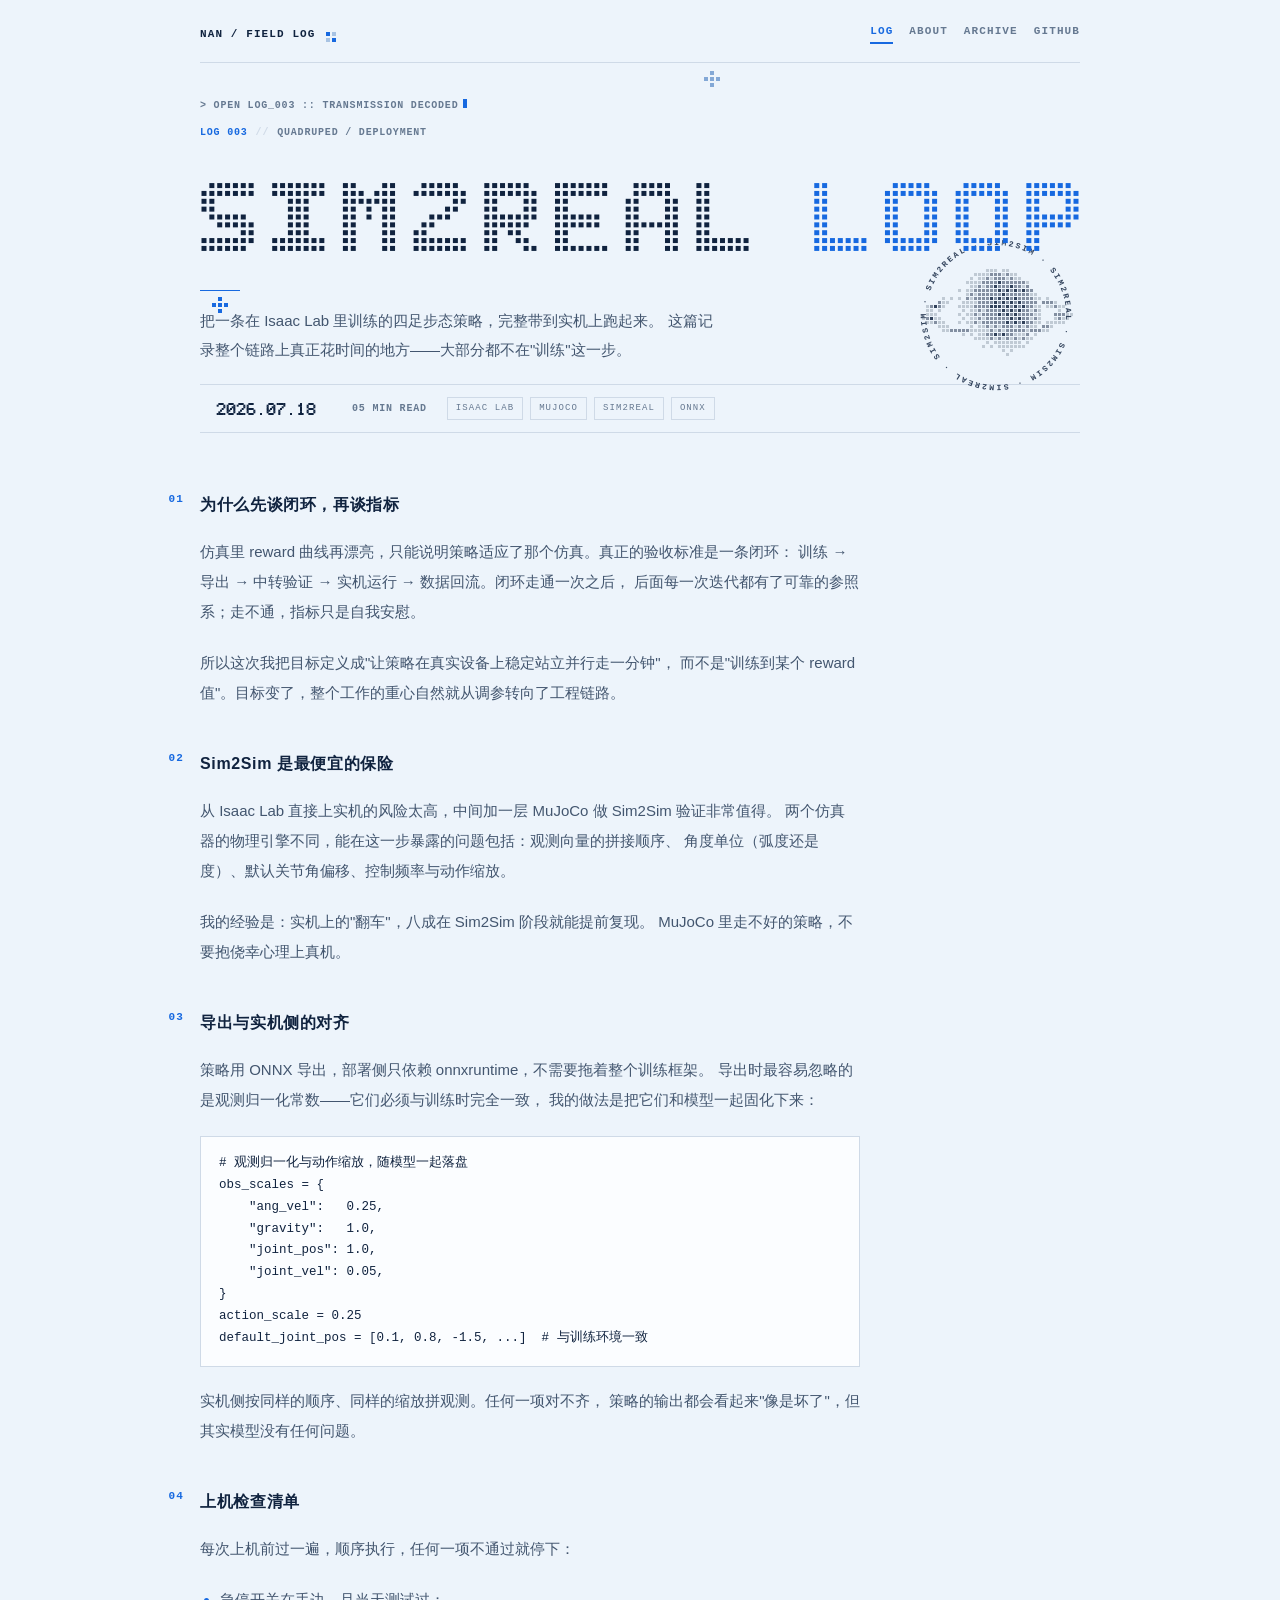
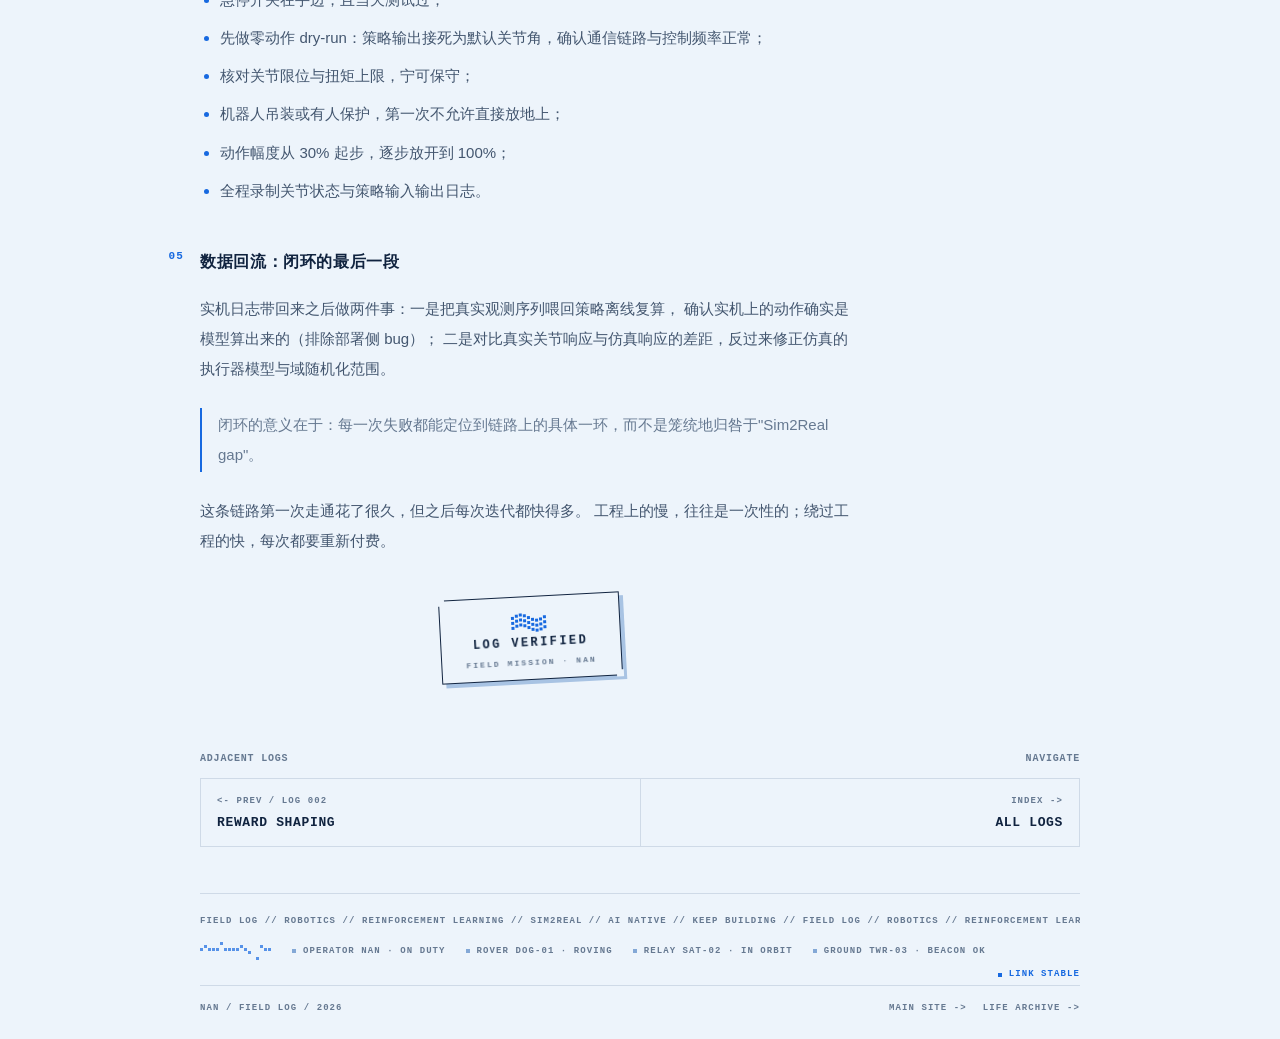
<file: blog/posts/sim2real-loop.html>
<!doctype html>
<html lang="zh-CN">
<head>
  <meta charset="UTF-8">
  <meta name="viewport" content="width=device-width, initial-scale=1, viewport-fit=cover">
  <meta name="description" content="四足机器人 Sim2Real 部署闭环记录：Sim2Sim 中转、ONNX 导出与上机检查清单。">
  <meta name="color-scheme" content="dark light">
  <meta name="theme-color" content="#0c0d0d" media="(prefers-color-scheme: dark)">
  <meta name="theme-color" content="#edf4fb" media="(prefers-color-scheme: light)">
  <meta property="og:title" content="Sim2Real Loop — 四足机器人 Sim2Real 部署闭环记录">
  <meta property="og:description" content="把一条在 Isaac Lab 里训练的步态策略完整带到实机上：Sim2Sim 中转、ONNX 导出与上机检查清单。">
  <meta property="og:type" content="article">
  <meta property="og:url" content="https://nanbloom001.github.io/blog/posts/sim2real-loop.html">
  <link rel="canonical" href="https://nanbloom001.github.io/blog/posts/sim2real-loop.html">
  <script type="application/ld+json">
  {"@context": "https://schema.org", "@type": "BlogPosting",
   "headline": "Sim2Real Loop — 四足机器人 Sim2Real 部署闭环记录", "datePublished": "2026-07-18",
   "author": {"@type": "Person", "name": "nanbloom001", "url": "https://github.com/nanbloom001"},
   "url": "https://nanbloom001.github.io/blog/posts/sim2real-loop.html"}
  </script>
  <link rel="alternate" type="application/rss+xml" title="Field Log" href="https://nanbloom001.github.io/blog/feed.xml">
  <noscript><style>.visually-hidden { position: static; width: auto; height: auto; margin: 0 0 12px; clip: auto; white-space: normal; font: 700 26px/1.3 ui-monospace, Menlo, monospace; } .banner-stage { display: none; }</style></noscript>
  <link rel="icon" href="data:image/svg+xml,%3Csvg xmlns='http://www.w3.org/2000/svg' viewBox='0 0 16 16'%3E%3Crect width='16' height='16' fill='%230c0d0d'/%3E%3Crect x='4' y='4' width='3' height='3' fill='%23ff5a36'/%3E%3Crect x='9' y='4' width='3' height='3' fill='%23777b76'/%3E%3Crect x='4' y='9' width='3' height='3' fill='%23777b76'/%3E%3Crect x='9' y='9' width='3' height='3' fill='%23ff5a36'/%3E%3C/svg%3E">
  <title>Sim2Real Loop | Field Log</title>
  <link rel="stylesheet" href="../styles.css">
  <script defer src="../../assets/dot-font.js"></script>
  <script defer src="../../assets/starfield.js"></script>
  <script defer src="../blog.js"></script>
  <script defer src="../tetris.js"></script>
</head>
<body>
  <div id="read-progress" role="progressbar" aria-label="阅读进度" aria-valuemin="0" aria-valuemax="100" aria-valuenow="0"></div>
  <canvas id="drift-field" aria-hidden="true"></canvas>
  <span class="calibration calibration-nw" aria-hidden="true"></span>
  <span class="calibration calibration-ne" aria-hidden="true"></span>
  <span class="calibration calibration-sw" aria-hidden="true"></span>
  <span class="calibration calibration-se" aria-hidden="true"></span>
  <a class="skip-link" href="#main">跳到正文</a>

  <div class="frame">
    <header class="log-header">
      <a class="wordmark" href="../index.html" data-shatter>NAN / FIELD LOG<i aria-hidden="true"></i></a>
      <nav aria-label="博客导航">
        <a class="active" href="../index.html" data-shatter>LOG</a>
        <a href="../about.html" data-shatter>ABOUT</a>
        <a href="../../journey-archive/" data-shatter>ARCHIVE</a>
        <a href="https://github.com/nanbloom001" target="_blank" rel="noreferrer">GITHUB</a>
      </nav>
    </header>

    <main id="main">
      <article class="post">
        <canvas class="post-emblem" data-planet data-shape="ring" data-orbit-text="SIM2SIM · SIM2REAL · " aria-hidden="true"></canvas>
        <span class="sparkle" style="--x: 58%; --y: 14px; --d: 400ms" aria-hidden="true"></span>
        <span class="sparkle accent" style="--x: 2%; --y: 240px; --d: 1200ms" aria-hidden="true"></span>
        <p class="bootline" data-bootline="> OPEN LOG_003 :: TRANSMISSION DECODED" aria-hidden="true"></p>
        <p class="eyebrow">
          <span>LOG 003</span>
          <span class="eyebrow-separator">//</span>
          <span class="dim">QUADRUPED / DEPLOYMENT</span>
        </p>
        <h1 class="visually-hidden">Sim2Real Loop — 四足机器人 Sim2Real 部署闭环记录</h1>
        <div class="banner-stage post-banner">
          <canvas data-pixel-banner data-text="SIM2REAL LOOP" data-accent="LOOP" data-pitch="9" aria-hidden="true"></canvas>
        </div>
        <span class="title-rule" aria-hidden="true"></span>
        <p class="post-standfirst">
          把一条在 Isaac Lab 里训练的四足步态策略，完整带到实机上跑起来。
          这篇记录整个链路上真正花时间的地方——大部分都不在"训练"这一步。
        </p>
        <div class="post-meta">
          <canvas class="pixel-date" data-pixel-date="2026.07.18" aria-label="发布于 2026 年 7 月 18 日"></canvas>
          <span class="read-time">05 MIN READ</span>
          <ul class="log-tags" aria-label="标签">
            <li>ISAAC LAB</li><li>MUJOCO</li><li>SIM2REAL</li><li>ONNX</li>
          </ul>
        </div>

        <div class="post-body">
          <h2><span class="h-index">01</span>为什么先谈闭环，再谈指标</h2>
          <p>
            仿真里 reward 曲线再漂亮，只能说明策略适应了那个仿真。真正的验收标准是一条闭环：
            训练 → 导出 → 中转验证 → 实机运行 → 数据回流。闭环走通一次之后，
            后面每一次迭代都有了可靠的参照系；走不通，指标只是自我安慰。
          </p>
          <p>
            所以这次我把目标定义成"让策略在真实设备上稳定站立并行走一分钟"，
            而不是"训练到某个 reward 值"。目标变了，整个工作的重心自然就从调参转向了工程链路。
          </p>

          <h2><span class="h-index">02</span>Sim2Sim 是最便宜的保险</h2>
          <p>
            从 Isaac Lab 直接上实机的风险太高，中间加一层 MuJoCo 做 Sim2Sim 验证非常值得。
            两个仿真器的物理引擎不同，能在这一步暴露的问题包括：观测向量的拼接顺序、
            角度单位（弧度还是度）、默认关节角偏移、控制频率与动作缩放。
          </p>
          <p>
            我的经验是：实机上的"翻车"，八成在 Sim2Sim 阶段就能提前复现。
            MuJoCo 里走不好的策略，不要抱侥幸心理上真机。
          </p>

          <h2><span class="h-index">03</span>导出与实机侧的对齐</h2>
          <p>
            策略用 ONNX 导出，部署侧只依赖 onnxruntime，不需要拖着整个训练框架。
            导出时最容易忽略的是观测归一化常数——它们必须与训练时完全一致，
            我的做法是把它们和模型一起固化下来：
          </p>
          <pre><code># 观测归一化与动作缩放，随模型一起落盘
obs_scales = {
    "ang_vel":   0.25,
    "gravity":   1.0,
    "joint_pos": 1.0,
    "joint_vel": 0.05,
}
action_scale = 0.25
default_joint_pos = [0.1, 0.8, -1.5, ...]  # 与训练环境一致</code></pre>
          <p>
            实机侧按同样的顺序、同样的缩放拼观测。任何一项对不齐，
            策略的输出都会看起来"像是坏了"，但其实模型没有任何问题。
          </p>

          <h2><span class="h-index">04</span>上机检查清单</h2>
          <p>每次上机前过一遍，顺序执行，任何一项不通过就停下：</p>
          <ul>
            <li>急停开关在手边，且当天测试过；</li>
            <li>先做零动作 dry-run：策略输出接死为默认关节角，确认通信链路与控制频率正常；</li>
            <li>核对关节限位与扭矩上限，宁可保守；</li>
            <li>机器人吊装或有人保护，第一次不允许直接放地上；</li>
            <li>动作幅度从 30% 起步，逐步放开到 100%；</li>
            <li>全程录制关节状态与策略输入输出日志。</li>
          </ul>

          <h2><span class="h-index">05</span>数据回流：闭环的最后一段</h2>
          <p>
            实机日志带回来之后做两件事：一是把真实观测序列喂回策略离线复算，
            确认实机上的动作确实是模型算出来的（排除部署侧 bug）；
            二是对比真实关节响应与仿真响应的差距，反过来修正仿真的执行器模型与域随机化范围。
          </p>
          <blockquote>
            <p>闭环的意义在于：每一次失败都能定位到链路上的具体一环，而不是笼统地归咎于"Sim2Real gap"。</p>
          </blockquote>
          <p>
            这条链路第一次走通花了很久，但之后每次迭代都快得多。
            工程上的慢，往往是一次性的；绕过工程的快，每次都要重新付费。
          </p>
          <div class="log-seal" aria-hidden="true">
            <span class="seal-wave"><i></i><i></i><i></i></span>
            <strong>LOG VERIFIED</strong>
            <span class="seal-sub">FIELD MISSION &middot; NAN</span>
          </div>
        </div>

        <footer>
          <div class="section-label"><span>ADJACENT LOGS</span><span>NAVIGATE</span></div>
          <nav class="post-adjacent" aria-label="相邻日志">
            <a class="adjacent prev" href="reward-shaping.html" data-shatter>
              <span>&lt;- PREV / LOG 002</span>
              <strong>REWARD SHAPING</strong>
            </a>
            <a class="adjacent next" href="../index.html" data-shatter>
              <span>INDEX -&gt;</span>
              <strong>ALL LOGS</strong>
            </a>
          </nav>
        </footer>
      </article>

      <div class="ticker" aria-hidden="true">
        <span class="ticker-track"><span>FIELD LOG&nbsp;//&nbsp;ROBOTICS&nbsp;//&nbsp;REINFORCEMENT LEARNING&nbsp;//&nbsp;SIM2REAL&nbsp;//&nbsp;AI NATIVE&nbsp;//&nbsp;KEEP BUILDING&nbsp;//&nbsp;</span><span>FIELD LOG&nbsp;//&nbsp;ROBOTICS&nbsp;//&nbsp;REINFORCEMENT LEARNING&nbsp;//&nbsp;SIM2REAL&nbsp;//&nbsp;AI NATIVE&nbsp;//&nbsp;KEEP BUILDING&nbsp;//&nbsp;</span></span>
      </div>

      <div class="telemetry" aria-hidden="true">
        <canvas class="tele-wave" data-tele-wave></canvas>
        <span><i class="tele-square"></i>OPERATOR NAN &middot; ON DUTY</span>
        <span><i class="tele-square"></i>ROVER DOG-01 &middot; ROVING</span>
        <span><i class="tele-square"></i>RELAY SAT-02 &middot; IN ORBIT</span>
        <span><i class="tele-square"></i>GROUND TWR-03 &middot; BEACON OK</span>
        <span class="tele-link"><i class="tele-dot"></i>LINK STABLE</span>
      </div>
    </main>

    <footer class="log-footer">
      <p>NAN / FIELD LOG / 2026</p>
      <p>
        <a href="../../" data-shatter>MAIN SITE -&gt;</a>
        <a href="../../journey-archive/" data-shatter>LIFE ARCHIVE -&gt;</a>
      </p>
    </footer>
  </div>
</body>
</html>
</file>
<file: blog/styles.css>
:root {
  color-scheme: dark light;
  --bg: #0c0d0d;
  --panel: #111212;
  --ink: #e8e9e4;
  --muted: #777b76;
  --line: #292c29;
  --accent: #ff5a36;
  --selected-ink: #0c0d0d;
  --body-copy: #b0b3ad;
  --hover: rgb(255 90 54 / 8%);
  --shadow: rgb(0 0 0 / 20%);
  --pixel-future: #30332f;
  --pixel-complete: #846053;
  --pixel-ghost: #5d4138;
  --grid-dot: rgb(255 255 255 / 4%);
  --mono: ui-monospace, SFMono-Regular, Menlo, Consolas, monospace;
  --sans: Arial, "PingFang SC", sans-serif;
  --u1: 4px; --u2: 8px; --u3: 12px; --u4: 16px; --u5: 20px;
  --u6: 24px; --u8: 32px; --u10: 40px; --u12: 48px; --u16: 64px;
  --label-s: 700 9px/1.4 var(--mono);
  --label-m: 700 10px/1.4 var(--mono);
  --label-l: 700 11px/1.4 var(--mono);
  --track-s: .12em; --track-m: .08em; --track-l: .1em;
  --measure: 660px;
}

@media (prefers-color-scheme: light) {
  :root {
    --bg: #edf4fb;
    --panel: #fbfdff;
    --ink: #10233f;
    --muted: #667991;
    --line: #cfdae7;
    --accent: #1769e0;
    --selected-ink: #ffffff;
    --body-copy: #43566f;
    --hover: #edf4ff;
    --shadow: rgb(21 67 118 / 12%);
    --pixel-future: #d8e3ef;
    --pixel-complete: #83a8d6;
    --pixel-ghost: #a8c3e3;
    --grid-dot: rgb(16 35 63 / 6%);
  }
}

* { box-sizing: border-box; }

body {
  margin: 0;
  min-height: 100vh;
  padding-inline: max(0px, env(safe-area-inset-left)) max(0px, env(safe-area-inset-right));
  background: var(--bg);
  color: var(--ink);
  font-family: var(--sans);
  line-height: 1.5;
  transition: background-color 250ms, color 250ms;
}

::selection { background: var(--accent); color: var(--selected-ink); }

a:focus-visible, button:focus-visible { outline: 1px solid var(--accent); outline-offset: 2px; }

.skip-link { position: absolute; left: -10000px; z-index: 5; }
.skip-link:focus { left: 12px; top: 12px; padding: 8px 12px; background: var(--accent); color: var(--selected-ink); font: 700 11px var(--mono); text-decoration: none; }

#drift-field { position: fixed; inset: 0; z-index: 0; pointer-events: none; contain: strict; }

#star-backdrop { position: fixed; inset: 0; z-index: 0; pointer-events: none; contain: strict; }

#click-burst { position: fixed; inset: 0; z-index: 4; pointer-events: none; contain: strict; }

@media (prefers-color-scheme: dark) {
  body::after {
    content: "";
    position: fixed;
    inset: 0;
    z-index: 3;
    pointer-events: none;
    background: repeating-linear-gradient(0deg, rgb(255 255 255 / 1.4%) 0 1px, transparent 1px 3px);
  }
}

.calibration { position: fixed; width: 11px; height: 11px; z-index: 2; pointer-events: none; opacity: .85; }
.calibration-nw { top: 8px; left: 8px; border-top: 1px solid var(--accent); border-left: 1px solid var(--accent); }
.calibration-ne { top: 8px; right: 8px; border-top: 1px solid var(--line); border-right: 1px solid var(--line); }
.calibration-sw { bottom: 8px; left: 8px; border-bottom: 1px solid var(--line); border-left: 1px solid var(--line); }
.calibration-se { right: 8px; bottom: 8px; border-right: 1px solid var(--accent); border-bottom: 1px solid var(--accent); }

.frame {
  position: relative;
  z-index: 1;
  display: flex;
  flex-direction: column;
  min-height: 100vh;
  width: min(880px, calc(100% - 48px));
  margin-inline: auto;
  transition: opacity 260ms 140ms, transform 260ms 140ms;
}

body.is-leaving .frame { opacity: 0; transform: translateY(6px); }

main { flex: 1; }

.log-header {
  display: flex;
  align-items: center;
  justify-content: space-between;
  flex-wrap: wrap;
  gap: 12px 16px;
  padding: 20px 0 14px;
  border-bottom: 1px solid var(--line);
  font: var(--label-l);
  letter-spacing: var(--track-l);
}

.wordmark { display: inline-flex; align-items: center; gap: 10px; color: var(--ink); text-decoration: none; }
.wordmark i { width: 4px; height: 4px; display: block; background: var(--accent); box-shadow: 6px 0 0 var(--pixel-ghost), 0 6px 0 var(--pixel-ghost), 6px 6px 0 var(--accent); }

.log-header nav { display: flex; gap: 16px; }
.log-header nav a { display: inline-block; padding: 4px 0; color: var(--muted); text-decoration: none; transition: color 120ms; }
.log-header nav a:hover, .log-header nav a:focus-visible { color: var(--ink); }
.log-header nav a.active { color: var(--accent); }
.log-header nav a.active::after { content: ""; display: block; height: 2px; margin-top: 3px; background: var(--accent); }

.eyebrow { display: flex; align-items: center; flex-wrap: wrap; gap: 8px; margin: 0; color: var(--accent); font: var(--label-m); letter-spacing: var(--track-m); }
.eyebrow .dim { color: var(--muted); }
.eyebrow-separator { color: var(--line); }

.system-state { display: inline-flex; align-items: center; gap: 8px; margin-left: auto; color: var(--accent); }
.system-state > i { width: 4px; height: 4px; display: block; background: var(--accent); animation: dot-blink 900ms steps(1) infinite; }

@keyframes dot-blink { 50% { opacity: 0; } }

.visually-hidden {
  position: absolute;
  width: 1px;
  height: 1px;
  padding: 0;
  margin: -1px;
  overflow: hidden;
  clip: rect(0 0 0 0);
  white-space: nowrap;
  border: 0;
}

.hero {
  position: relative;
  padding: clamp(40px, 8vw, 64px) 0 var(--u2);
  background-image: radial-gradient(var(--grid-dot) 1px, transparent 1px);
  background-size: 26px 26px;
}

.banner-stage { position: relative; width: 100%; height: clamp(96px, 20vw, 168px); margin: 20px 0 4px; }
.banner-stage canvas { width: 100%; height: 100%; display: block; image-rendering: pixelated; contain: strict; }

.title-rule { display: block; width: 40px; height: 1px; margin: var(--u3) 0 var(--u4); background: var(--accent); }

.hero-note { margin: 0; max-width: 56ch; color: var(--body-copy); font-size: 15px; line-height: 1.9; }

.sparkle {
  position: absolute;
  left: var(--x);
  top: var(--y);
  width: 4px;
  height: 4px;
  color: var(--pixel-complete);
  background: currentColor;
  box-shadow: 6px 0 0 currentColor, -6px 0 0 currentColor, 0 6px 0 currentColor, 0 -6px 0 currentColor;
  animation: sparkle-blink 2.6s steps(2, end) infinite;
  animation-delay: var(--d, 0ms);
  pointer-events: none;
}

.sparkle.accent { color: var(--accent); }

@keyframes sparkle-blink {
  0%, 55% { opacity: .85; }
  30%, 80% { opacity: .1; }
  100% { opacity: .85; }
}

.type-cursor {
  display: inline-block;
  width: 8px;
  height: 12px;
  margin-left: 6px;
  background: var(--accent);
  vertical-align: -1px;
  animation: dot-blink 900ms steps(1) infinite;
}

.opening {
  position: relative;
  display: flex;
  flex-direction: column;
  align-items: center;
  justify-content: center;
  height: calc(100svh - 118px);
  min-height: 420px;
}

.opening-title { max-width: 96%; margin-top: clamp(60px, 18svh, 200px); }

.opening-moon {
  position: fixed;
  top: 0;
  left: 0;
  z-index: -1;
  width: min(1600px, max(98vw, 76svh));
  aspect-ratio: 1;
  image-rendering: pixelated;
  pointer-events: none;
  transform-origin: 0 0;
  will-change: transform, opacity;
}

.opening-hint {
  position: absolute;
  bottom: 10px;
  left: 50%;
  transform: translateX(-50%);
  display: flex;
  flex-direction: column;
  align-items: center;
  gap: 10px;
  color: var(--ink);
  font: var(--label-m);
  letter-spacing: .24em;
}

.hint-drip { display: flex; flex-direction: column; gap: 3px; }
.hint-drip i { width: 4px; height: 4px; background: var(--accent); animation: dot-blink 900ms steps(1) infinite; }
.hint-drip i:nth-child(2) { animation-delay: 150ms; }
.hint-drip i:nth-child(3) { animation-delay: 300ms; }

.scene { position: relative; height: 200px; margin-top: var(--u6); overflow: hidden; container-type: inline-size; }

.planet {
  position: absolute;
  top: 4px;
  right: 4%;
  width: 176px;
  height: 176px;
  image-rendering: pixelated;
}

.scene .galaxy {
  position: absolute;
  top: 10px;
  left: 7%;
  width: 150px;
  height: 150px;
  opacity: .85;
  image-rendering: pixelated;
}

.scene-field { position: absolute; inset: 0; width: 100%; height: 100%; }

.antenna { position: absolute; bottom: 2px; left: 16%; }

.post-emblem {
  position: absolute;
  top: 168px;
  right: 0;
  width: 168px;
  height: 168px;
  image-rendering: pixelated;
  pointer-events: none;
}

.ground { position: relative; height: 64px; margin-top: var(--u10); overflow: hidden; container-type: inline-size; }

.ground::after {
  content: "";
  position: absolute;
  inset: auto 0 0;
  height: 1px;
  background: repeating-linear-gradient(90deg, var(--line) 0 4px, transparent 4px 8px);
}

.walker {
  position: absolute;
  bottom: 3px;
  left: 0;
  transform: translateX(-80px);
  will-change: transform;
  animation: walk 38s steps(210, end) infinite;
}

@keyframes walk { to { transform: translateX(calc(100cqw + 80px)); } }

.eq { display: inline-flex; align-items: flex-end; gap: 2px; height: 11px; margin-right: 9px; }
.eq i { width: 4px; height: 11px; background: var(--accent); transform: scaleY(.27); transform-origin: bottom; animation: eq-bounce 1s steps(3, end) infinite; }
.eq i:nth-child(2) { animation-delay: 140ms; }
.eq i:nth-child(3) { animation-delay: 280ms; }
.eq i:nth-child(4) { animation-delay: 420ms; }
.eq i:nth-child(5) { animation-delay: 560ms; }

@keyframes eq-bounce {
  0%, 100% { transform: scaleY(.27); }
  50% { transform: scaleY(1); }
}

.ticker { overflow: hidden; padding: var(--u3) 0 0; border-top: 1px solid var(--line); }
.ticker-track {
  display: inline-block;
  white-space: nowrap;
  color: var(--muted);
  font: var(--label-s);
  letter-spacing: var(--track-s);
  animation: ticker-scroll 30s linear infinite;
}

@keyframes ticker-scroll { to { transform: translateX(-50%); } }

.telemetry {
  display: flex;
  flex-wrap: wrap;
  align-items: center;
  gap: var(--u2) var(--u5);
  padding: var(--u3) 0 var(--u1);
  color: var(--muted);
  font: var(--label-s);
  letter-spacing: var(--track-s);
}

.telemetry > span { display: inline-flex; align-items: center; gap: 7px; white-space: nowrap; }
.tele-wave { width: 72px; height: 18px; image-rendering: pixelated; contain: strict; }
.tele-square { width: 4px; height: 4px; background: var(--pixel-complete); }
.tele-link { margin-left: auto; color: var(--accent); }
.tele-dot { width: 4px; height: 4px; background: var(--accent); animation: dot-blink 900ms steps(1) infinite; }

.operator-card {
  display: flex;
  align-items: center;
  gap: var(--u5);
  max-width: 430px;
  margin: var(--u2) 0 var(--u6);
  padding: var(--u4);
  border: 1px solid var(--line);
  background: var(--panel);
}

.operator-card canvas { display: block; image-rendering: pixelated; }

.operator-lines { display: grid; gap: 7px; color: var(--muted); font: 700 9px var(--mono); letter-spacing: .12em; }
.operator-lines strong { color: var(--ink); }

.stat-strip {
  display: grid;
  grid-template-columns: repeat(3, minmax(0, 1fr));
  margin: var(--u8) 0 0;
  border: 1px solid var(--line);
  background: var(--panel);
}

.stat-strip > div { padding: 13px 16px 12px; border-right: 1px solid var(--line); }
.stat-strip > div:last-child { border-right: 0; }
.stat-strip dt { margin: 0; color: var(--muted); font: var(--label-s); letter-spacing: var(--track-s); }
.stat-strip dd { margin: 8px 0 0; display: flex; align-items: center; color: var(--ink); font: var(--label-l); letter-spacing: var(--track-l); }

.section-label {
  display: flex;
  justify-content: space-between;
  margin-top: var(--u10);
  padding-bottom: var(--u3);
  color: var(--muted);
  font: var(--label-m);
  letter-spacing: var(--track-m);
}

.log-list { border-top: 1px solid var(--line); margin-bottom: var(--u10); }

.log-card {
  position: relative;
  display: grid;
  grid-template-columns: 128px minmax(0, 1fr) 36px;
  gap: var(--u5);
  padding: var(--u6) var(--u3) var(--u6) var(--u4);
  border-bottom: 1px solid var(--line);
  color: inherit;
  text-decoration: none;
  transition: background-color 140ms;
  animation: card-in 420ms steps(6) backwards;
  animation-delay: calc(var(--i, 0) * 90ms + 220ms);
}

@keyframes card-in {
  from { opacity: 0; transform: translateY(10px); }
  to { opacity: 1; transform: translateY(0); }
}

.log-card::before {
  content: "";
  position: absolute;
  left: 0;
  top: 20px;
  bottom: 20px;
  width: 3px;
  background: var(--accent);
  transform: scaleY(0);
  transform-origin: top;
  transition: transform 180ms cubic-bezier(.2, .8, .2, 1);
}

.log-card:hover, .log-card:focus-visible { background: var(--hover); outline: none; }
.log-card:hover::before, .log-card:focus-visible::before { transform: scaleY(1); }

.log-meta { display: flex; flex-direction: column; gap: 8px; color: var(--muted); font: var(--label-m); letter-spacing: var(--track-m); }
.log-index { color: var(--accent); }

.log-card:hover .log-index::after,
.log-card:focus-visible .log-index::after {
  content: "";
  width: 4px;
  height: 4px;
  display: inline-block;
  margin-left: 6px;
  background: currentColor;
  animation: dot-blink 800ms steps(1) infinite;
}

.log-card h2 { margin: 0 0 9px; color: var(--ink); font: 700 18px var(--mono); letter-spacing: .05em; }
.log-subtitle { display: block; margin-top: 6px; color: var(--muted); font: 400 13px var(--sans); letter-spacing: 0; }
.log-excerpt { margin: 0; max-width: 58ch; color: var(--body-copy); font-size: 13px; line-height: 1.85; }

.log-tags { display: flex; flex-wrap: wrap; gap: 7px; margin: 13px 0 0; padding: 0; list-style: none; }
.log-tags li { padding: 4px 8px; border: 1px solid var(--line); color: var(--muted); font: 400 9px/1.4 var(--mono); letter-spacing: var(--track-s); }

.log-arrow { align-self: center; color: var(--muted); font: 700 12px var(--mono); transition: transform 160ms, color 160ms; }
.log-card:hover .log-arrow, .log-card:focus-visible .log-arrow { color: var(--accent); transform: translateX(4px); }

#read-progress {
  --filled: 0;
  --segments: 28;
  position: fixed;
  inset: 0 0 auto;
  height: 5px;
  z-index: 4;
  pointer-events: none;
}

#read-progress::before {
  content: "";
  position: absolute;
  inset: 1px auto 1px 0;
  width: calc(var(--filled) / var(--segments) * 100%);
  background: repeating-linear-gradient(90deg, var(--accent) 0 4px, transparent 4px 7px);
}

.post { position: relative; padding-top: 36px; }

.bootline { min-height: 15px; margin: 0 0 var(--u3); color: var(--muted); font: var(--label-m); letter-spacing: var(--track-m); }
.bootline::after {
  content: "";
  display: inline-block;
  width: 4px;
  height: 9px;
  margin-left: 5px;
  background: var(--accent);
  animation: dot-blink 900ms steps(1) infinite;
}

.log-seal {
  position: relative;
  display: flex;
  flex-direction: column;
  align-items: center;
  gap: 8px;
  width: max-content;
  margin: var(--u10) auto 0;
  padding: var(--u4) var(--u6) var(--u3);
  border: 1px solid var(--ink);
  color: var(--ink);
  font: 700 12px var(--mono);
  letter-spacing: .2em;
  transform: rotate(-3deg);
  box-shadow: 4px 4px 0 var(--pixel-ghost);
  opacity: 0;
}

.log-seal::before,
.log-seal::after {
  content: "";
  position: absolute;
  width: 7px;
  height: 7px;
  background: var(--bg);
}

.log-seal::before { top: -2px; left: -2px; }
.log-seal::after { right: -2px; bottom: -2px; }

.log-seal strong { font: inherit; }

.seal-sub { color: var(--muted); font-size: 8px; letter-spacing: .26em; }

.seal-wave { position: relative; height: 15px; width: 36px; color: var(--accent); }

.seal-wave i {
  position: absolute;
  left: 0;
  width: 3px;
  height: 3px;
  background: currentColor;
  box-shadow: 4px -2px 0, 8px -3px 0, 12px -2px 0, 16px 0 0, 20px 2px 0, 24px 3px 0, 28px 2px 0, 32px 0 0;
  animation: seal-ripple 1.4s steps(2) infinite;
}

.seal-wave i:nth-child(1) { top: 3px; }
.seal-wave i:nth-child(2) { top: 8px; animation-delay: .35s; }
.seal-wave i:nth-child(3) { top: 13px; animation-delay: .7s; }

@keyframes seal-ripple {
  0%, 100% { transform: translateX(0); }
  50% { transform: translateX(4px); }
}

.log-seal.is-stamped { animation: stamp-in 420ms steps(5) forwards; }

@keyframes stamp-in {
  0% { opacity: 0; transform: scale(1.5) rotate(-9deg); }
  100% { opacity: 1; transform: scale(1) rotate(-3deg); }
}

.paw-trail { display: flex; align-items: center; gap: var(--u8); margin: var(--u1) 0 var(--u5); padding-left: var(--u2); }

.paw-trail i {
  position: relative;
  width: 4px;
  height: 4px;
  background: var(--pixel-complete);
  box-shadow: -6px -6px 0 var(--pixel-complete), 0 -8px 0 var(--pixel-complete), 6px -6px 0 var(--pixel-complete);
  opacity: 0;
  animation: paw-step 4.2s steps(1) infinite;
}

.paw-trail i:nth-child(odd) { transform: translateY(-3px); }
.paw-trail i:nth-child(2) { animation-delay: .5s; }
.paw-trail i:nth-child(3) { animation-delay: 1s; }
.paw-trail i:nth-child(4) { animation-delay: 1.5s; }
.paw-trail i:nth-child(5) { animation-delay: 2s; }
.paw-trail i:nth-child(6) { animation-delay: 2.5s; }

@keyframes paw-step {
  0% { opacity: 0; }
  8% { opacity: .8; }
  62% { opacity: .8; }
  74% { opacity: 0; }
  100% { opacity: 0; }
}
.post-banner { height: clamp(72px, 15vw, 122px); margin: 16px 0 2px; }

.post-standfirst { margin: 0 0 20px; max-width: 62ch; color: var(--body-copy); font-size: 15px; line-height: 1.9; }

.post-meta {
  display: flex;
  align-items: center;
  flex-wrap: wrap;
  gap: var(--u3) var(--u5);
  padding: var(--u3) 0;
  border-top: 1px solid var(--line);
  border-bottom: 1px solid var(--line);
}

.pixel-date { width: 132px; height: 18px; display: block; image-rendering: pixelated; contain: strict; }

.read-time { color: var(--muted); font: var(--label-m); letter-spacing: var(--track-m); }
.post-meta .log-tags { margin: 0; }

.post-body { max-width: var(--measure); padding: var(--u4) 0 var(--u8); color: var(--body-copy); font-size: 15px; line-height: 2; }
.post-body > p { margin: 0 0 1.4em; }

.post-body h2, .about-body h2 {
  display: flex;
  align-items: baseline;
  gap: 11px;
  margin: 2.5em 0 1em;
  color: var(--ink);
  font-size: 16px;
  font-weight: 700;
  letter-spacing: .04em;
}

.h-index { color: var(--accent); font: var(--label-l); letter-spacing: var(--track-l); }

.post-body a { color: var(--ink); text-decoration-color: var(--accent); text-decoration-thickness: 1px; text-underline-offset: 4px; }
.post-body a:hover { color: var(--accent); }

.post-body code { padding: 1px 5px; border: 1px solid var(--line); background: var(--panel); color: var(--ink); font: 12.5px var(--mono); }
.post-body pre { margin: 1.5em 0; padding: 16px 18px; border: 1px solid var(--line); background: var(--panel); overflow-x: auto; color: var(--ink); font: 12.5px/1.75 var(--mono); }
.post-body pre code { padding: 0; border: 0; background: none; font: inherit; }

.post-body blockquote { margin: 1.6em 0; padding: 2px 0 2px 16px; border-left: 2px solid var(--accent); color: var(--muted); }
.post-body blockquote p { margin: 0; }

.post-body ul, .post-body ol { margin: 0 0 1.4em; padding-left: 1.35em; }
.post-body li { margin-bottom: .55em; }
.post-body li::marker { color: var(--accent); }

.post-adjacent { display: grid; grid-template-columns: 1fr 1fr; border: 1px solid var(--line); margin-bottom: 46px; }
.adjacent { display: flex; flex-direction: column; gap: var(--u2); padding: var(--u4); color: inherit; text-decoration: none; transition: background-color 140ms; }
.adjacent + .adjacent { border-left: 1px solid var(--line); }
.adjacent.next { text-align: right; }
.adjacent span { color: var(--muted); font: var(--label-s); letter-spacing: var(--track-s); }
.adjacent strong { color: var(--ink); font: 700 13px var(--mono); letter-spacing: .05em; transition: color 140ms; }
.adjacent:hover, .adjacent:focus-visible { background: var(--hover); outline: none; }
.adjacent:hover strong, .adjacent:focus-visible strong { color: var(--accent); }

.about-body { max-width: var(--measure); padding: var(--u2) 0 var(--u8); color: var(--body-copy); font-size: 15px; line-height: 2; }
.about-body > p { margin: 0 0 1.4em; }
.about-body a { color: var(--ink); text-decoration-color: var(--accent); text-decoration-thickness: 1px; text-underline-offset: 4px; }
.about-body a:hover { color: var(--accent); }

.spec-list {
  display: grid;
  grid-template-columns: repeat(2, minmax(0, 1fr));
  gap: 0;
  margin: var(--u8) 0 var(--u10);
  border: 1px solid var(--line);
  background: var(--panel);
}

.spec-list > div { padding: 14px 16px; border-right: 1px solid var(--line); border-bottom: 1px solid var(--line); }
.spec-list > div:nth-child(2n) { border-right: 0; }
.spec-list > div:nth-last-child(-n + 2) { border-bottom: 0; }
.spec-list dt { margin: 0; color: var(--muted); font: 700 9px var(--mono); letter-spacing: .1em; }
.spec-list dd { margin: 7px 0 0; color: var(--ink); font: 700 11px var(--mono); letter-spacing: .04em; line-height: 1.7; }

.log-footer {
  display: flex;
  justify-content: space-between;
  flex-wrap: wrap;
  gap: 10px 18px;
  padding: var(--u4) 0 var(--u6);
  border-top: 1px solid var(--line);
  color: var(--muted);
  font: var(--label-s);
  letter-spacing: var(--track-s);
}

.log-footer p { margin: 0; display: flex; gap: 16px; }
.log-footer a { color: var(--muted); text-decoration: none; transition: color 120ms; }
.log-footer a:hover, .log-footer a:focus-visible { color: var(--accent); }

@media (prefers-color-scheme: dark) {
  .banner-stage canvas,
  .pixel-date,
  .walker,
  canvas[data-planet],
  .operator-card canvas {
    filter: drop-shadow(0 0 5px rgb(255 255 255 / 9%)) drop-shadow(0 0 12px rgb(255 90 54 / 12%));
    will-change: filter;
  }
}

@media (prefers-reduced-motion: reduce) {
  .opening { height: auto; min-height: 0; padding: clamp(38px, 8vw, 60px) 0 8px; }

  .opening-moon, .opening-hint { display: none; }

  .log-seal { opacity: 1; animation: none; transform: rotate(-3deg); }

  .paw-trail i { opacity: .7; animation: none; }

  *, *::before, *::after {
    animation-duration: 0.01ms !important;
    animation-delay: 0ms !important;
    transition-duration: 0.01ms !important;
    transition-delay: 0ms !important;
  }

  .walker { animation: none; left: 32px; transform: none; will-change: auto; }
  .ticker-track { animation: none; }
  .sparkle { animation: none; opacity: .5; }
}

.ascii-sea { position: relative; height: 108px; margin-top: var(--u3); overflow: hidden; touch-action: pan-y; }
.ascii-sea canvas { width: 100%; height: 100%; display: block; }

@media (max-width: 960px) {
  .post-emblem { display: none; }
}

@media (max-width: 700px) {
  .frame { width: calc(100% - 32px); }
  .scene { height: 165px; }
  .ground { height: 56px; }
  .opening { height: calc(100svh - 100px); min-height: 340px; }
  .planet { width: 132px; height: 132px; right: 0; }
  .scene .galaxy { width: 90px; height: 90px; left: 2%; }
  .ascii-sea { height: 84px; }
  .telemetry { gap: 7px 16px; }
  .tele-link { margin-left: 0; }
  .log-header nav { gap: 12px; }
  .banner-stage { height: clamp(84px, 24vw, 130px); }
  .stat-strip { grid-template-columns: 1fr; }
  .stat-strip > div { border-right: 0; border-bottom: 1px solid var(--line); }
  .stat-strip > div:last-child { border-bottom: 0; }
  .log-card { grid-template-columns: 1fr; gap: 12px; padding: 22px 10px 22px 16px; }
  .log-meta { flex-direction: row; gap: 14px; }
  .log-arrow { display: none; }
  .post-adjacent { grid-template-columns: 1fr; }
  .adjacent + .adjacent { border-left: 0; border-top: 1px solid var(--line); }
  .adjacent.next { text-align: left; }
  .spec-list { grid-template-columns: 1fr; }
  .spec-list > div { border-right: 0; }
  .spec-list > div:nth-last-child(-n + 2) { border-bottom: 1px solid var(--line); }
  .spec-list > div:last-child { border-bottom: 0; }
}

@media (pointer: coarse) {
  .log-header nav a { padding: 10px 2px; }

  .log-footer a { padding: 8px 0; }
}

@media (max-width: 380px) {
  .frame { width: calc(100% - 20px); }

  .log-card h2 { font-size: 16px; }

  .stat-strip > div { padding: 11px 13px; }

  .banner-stage { height: clamp(72px, 26vw, 110px); }
}

/* Archive rail: on wide screens, index tokens hang into a left gutter,
   echoing the archive panel's index column. */
@media (min-width: 1120px) {
  .post-body h2 { position: relative; }

  .post-body h2 .h-index {
    position: absolute;
    top: .3em;
    left: -96px;
    width: 80px;
    text-align: right;
  }

  .log-card { grid-template-columns: 96px minmax(0, 1fr) 36px; }

  .post .eyebrow,
  .post .bootline { margin-left: 0; }
}

/* Page-as-game: ambient Tetris columns in the gutters. No frame — the
   gutter whitespace is the field, the screen bottom is the floor. */
.gutter-game {
  position: fixed;
  top: 0;
  bottom: 0;
  width: calc((100vw - 880px) / 2);
  max-width: 340px;
  z-index: 2;
  display: flex;
  flex-direction: column;
  padding: 16px 8px 0;
  pointer-events: none;
  opacity: 0;
  transition: opacity 800ms ease;
}
body.g-reveal .gutter-game { opacity: 1; }
.g-l { left: 0; }
.g-r { right: 0; }

.g-head {
  display: flex;
  align-items: center;
  justify-content: center;
  gap: 10px;
  padding-bottom: 10px;
  font: var(--label-s);
  letter-spacing: var(--track-s);
  color: var(--muted);
  white-space: nowrap;
}
.g-label { color: var(--accent); }
.g-score { color: var(--ink); font: var(--label-m); }
.g-lines-wrap { display: inline-flex; align-items: center; gap: 5px; color: var(--ink); }
.g-bullet { width: 4px; height: 4px; background: var(--accent); }

.g-stage { flex: 1; display: flex; align-items: flex-start; justify-content: center; position: relative; min-height: 0; }
.g-r .g-stage { pointer-events: auto; cursor: pointer; }
.g-board { image-rendering: pixelated; display: block; }

.g-prompt {
  position: absolute;
  top: 38%;
  left: 50%;
  transform: translate(-50%, -50%);
  text-align: center;
  color: var(--ink);
  font: var(--label-s);
  letter-spacing: var(--track-s);
  background: color-mix(in srgb, var(--bg) 35%, transparent);
  padding: 6px 8px;
  pointer-events: none;
  line-height: 1.6;
}
.g-prompt b { color: var(--accent); display: block; font: var(--label-m); margin-bottom: 2px; }
.g-r.focused .g-prompt { display: none; }

@media (max-width: 1279px) { .gutter-game { display: none; } }
@media (min-width: 1280px) { .calibration { display: none; } }
@media (min-width: 1280px) { .calibration { display: none; } }
@media (max-width: 1239px) { .gutter-game { display: none; } }

/* Gentle pixel rain. */
#rain-field { position: fixed; inset: 0; z-index: 0; pointer-events: none; contain: strict; }

/* Thematic tagline under the opening title. */
.opening-tag {
  margin: 14px 0 0;
  color: var(--muted);
  font: var(--label-m);
  letter-spacing: .26em;
  text-transform: lowercase;
  text-align: center;
}
.opening-tag .dim { color: var(--pixel-ghost); }

/* Tender standfirst weaving moon / rain / game. */
.hero-poem {
  margin: 0 0 var(--u5);
  max-width: var(--measure);
  color: var(--body-copy);
  font-family: var(--sans);
  font-size: 16px;
  line-height: 1.95;
  letter-spacing: .02em;
}
.hero-poem em { color: var(--ink); font-style: normal; }
</file>
<file: journey-archive/styles.css>
:root {
  color-scheme: dark light;
  --bg: #0c0d0d;
  --panel: #111212;
  --ink: #e8e9e4;
  --muted: #777b76;
  --line: #292c29;
  --accent: #ff5a36;
  --selected-ink: #0c0d0d;
  --body-copy: #b0b3ad;
  --hover: rgb(255 90 54 / 8%);
  --tag-bg: transparent;
  --shadow: rgb(0 0 0 / 20%);
  --pixel-future: #30332f;
  --pixel-complete: #846053;
  --pixel-ghost: #5d4138;
  --grid-dot: rgb(255 255 255 / 4%);
}

@media (prefers-color-scheme: light) {
  :root {
    --bg: #edf4fb;
    --panel: #fbfdff;
    --ink: #10233f;
    --muted: #667991;
    --line: #cfdae7;
    --accent: #1769e0;
    --selected-ink: #ffffff;
    --body-copy: #43566f;
    --hover: #edf4ff;
    --tag-bg: #f5f9fe;
    --shadow: rgb(21 67 118 / 12%);
    --pixel-future: #d8e3ef;
    --pixel-complete: #83a8d6;
    --pixel-ghost: #a8c3e3;
    --grid-dot: rgb(16 35 63 / 6%);
  }
}

* { box-sizing: border-box; }

body {
  margin: 0;
  min-height: 100vh;
  padding: max(10px, env(safe-area-inset-top)) max(8px, env(safe-area-inset-right)) max(10px, env(safe-area-inset-bottom)) max(8px, env(safe-area-inset-left));
  display: grid;
  place-items: center;
  place-content: center;
  gap: 0;
  background: var(--bg);
  color: var(--ink);
  font-family: Arial, "PingFang SC", sans-serif;
  transition: background-color 250ms, color 250ms;
}

#archive-sky { position: fixed; inset: 0; z-index: 0; pointer-events: none; contain: strict; }

.archive-telemetry {
  position: relative;
  z-index: 1;
  width: min(1120px, 96vw);
  margin: 0 auto 24px;
  padding: 12px 0 0;
  border-top: 1px solid var(--line);
  display: flex;
  flex-wrap: wrap;
  gap: 8px 20px;
  color: var(--muted);
  font: 700 9px ui-monospace, SFMono-Regular, Menlo, Consolas, monospace;
  letter-spacing: .12em;
}
.archive-telemetry > span { display: inline-flex; align-items: center; gap: 7px; white-space: nowrap; }
.archive-telemetry .tele-link { margin-left: auto; color: var(--accent); }
.archive-telemetry .tele-square { width: 4px; height: 4px; background: var(--pixel-complete); }
.archive-telemetry .tele-dot { width: 4px; height: 4px; background: var(--accent); animation: dot-blink 900ms steps(1) infinite; }

.archive {
  position: relative;
  isolation: isolate;
  contain: layout style;
  width: min(1120px, 96vw);
  min-height: 600px;
  padding: 22px 26px;
  border: 1px solid var(--line);
  background: var(--panel);
  box-shadow: 0 18px 60px var(--shadow);
  transition: background-color 250ms, border-color 250ms;
}

.archive::before {
  content: "";
  position: absolute;
  left: 0;
  right: 0;
  top: 0;
  height: 2px;
  background: linear-gradient(90deg, transparent, var(--accent), transparent);
  opacity: 0;
  pointer-events: none;
  animation: panel-scan 1100ms cubic-bezier(.2, .8, .2, 1) 180ms both;
}

@keyframes panel-scan {
  0% { top: 0; opacity: .75; }
  100% { top: 100%; opacity: 0; }
}

.archive::after {
  content: "";
  position: absolute;
  left: 26px;
  right: 26px;
  bottom: 3px;
  height: 7px;
  pointer-events: none;
  background-image:
    repeating-linear-gradient(90deg, var(--line) 0 1px, transparent 1px 72px),
    repeating-linear-gradient(90deg, var(--line) 0 1px, transparent 1px 12px);
  background-size: 100% 7px, 100% 4px;
  background-position: left bottom, left bottom;
  background-repeat: no-repeat;
  opacity: .8;
}

.calibration {
  position: absolute;
  width: 11px;
  height: 11px;
  pointer-events: none;
  opacity: 0.85;
}

.calibration-nw { top: 6px; left: 6px; border-top: 1px solid var(--accent); border-left: 1px solid var(--accent); }
.calibration-ne { top: 6px; right: 6px; border-top: 1px solid var(--line); border-right: 1px solid var(--line); }
.calibration-sw { bottom: 6px; left: 6px; border-bottom: 1px solid var(--line); border-left: 1px solid var(--line); }
.calibration-se { right: 6px; bottom: 6px; border-right: 1px solid var(--accent); border-bottom: 1px solid var(--accent); }

header {
  display: flex;
  justify-content: space-between;
  padding-bottom: 14px;
  border-bottom: 1px solid var(--line);
  color: var(--muted);
  font: 700 11px ui-monospace, SFMono-Regular, Menlo, Consolas, monospace;
}

.header-left { display: inline-flex; align-items: center; gap: 8px; }
.header-separator { color: var(--line); }

.archive-exit {
  color: var(--muted);
  text-decoration: none;
  transition: color 120ms;
}

.archive-exit:hover, .archive-exit:focus-visible {
  color: var(--accent);
  outline: none;
}

.system-state {
  display: inline-flex;
  align-items: center;
  gap: 10px;
  color: var(--accent);
}

.system-state > i {
  width: 3px;
  height: 3px;
  display: block;
  background: var(--accent);
  box-shadow: 5px 0 0 var(--pixel-ghost), 0 5px 0 var(--pixel-ghost), 5px 5px 0 var(--accent);
}

.layout {
  display: grid;
  grid-template-columns: 214px 1fr 34px;
  min-height: 520px;
}

nav {
  padding: 14px 12px 10px 0;
  border-right: 1px solid var(--line);
}

.entry {
  width: 100%;
  height: 30px;
  display: grid;
  grid-template-columns: 36px 1fr;
  align-items: center;
  border: 0;
  background: none;
  color: var(--muted);
  text-align: left;
  font: 11px ui-monospace, SFMono-Regular, Menlo, Consolas, monospace;
  cursor: pointer;
  touch-action: manipulation;
  transition: color 120ms, background-color 120ms, padding 120ms;
}

.entry span:last-child {
  overflow: hidden;
  white-space: nowrap;
  text-overflow: ellipsis;
}

.entry:hover, .entry:focus-visible {
  color: var(--ink);
  background: var(--hover);
  outline: none;
}

.entry.active {
  position: relative;
  padding: 0 7px;
  background: var(--accent);
  color: var(--selected-ink);
}

.entry.active::before, .entry.active::after {
  content: "";
  position: absolute;
  right: -5px;
  width: 5px;
  height: 1px;
  background: var(--accent);
}

.entry.active::before { top: 0; }
.entry.active::after { bottom: 0; }

.entry.active span:last-child::after {
  content: "";
  width: 5px;
  height: 5px;
  display: inline-block;
  margin-left: 6px;
  background: currentColor;
  vertical-align: 0;
  animation: dot-blink 800ms steps(1) infinite;
}

@keyframes dot-blink { 50% { opacity: 0; } }

article {
  min-width: 0;
  background-image: radial-gradient(var(--grid-dot) 1px, transparent 1px);
  background-size: 26px 26px;
  display: flex;
  flex-direction: column;
  padding: 54px clamp(36px, 5vw, 60px) 30px;
}

.eyebrow {
  display: flex;
  gap: 8px;
  margin: 0;
  color: var(--accent);
  font: 700 11px ui-monospace, SFMono-Regular, Menlo, Consolas, monospace;
}

.eyebrow-separator { color: var(--line); }

.meta-row {
  display: flex;
  align-items: center;
  min-height: 24px;
}

.date-readout {
  position: relative;
  width: 100%;
  min-height: 42px;
  display: grid;
  place-items: center;
  margin: auto 0;
}

.date-readout::before,
.date-readout::after {
  content: "";
  width: 16px;
  height: 1px;
  position: absolute;
  top: 50%;
  background: var(--line);
}

.date-readout::before { left: calc(50% - 172px); }
.date-readout::after { right: calc(50% - 172px); }

.pixel-date {
  width: 296px;
  height: 40px;
  display: block;
  image-rendering: pixelated;
  contain: strict;
}

.title-stage {
  position: relative;
  width: 100%;
  max-width: 680px;
  height: 146px;
  margin: 16px 0 6px;
}

.visually-hidden {
  position: absolute;
  width: 1px;
  height: 1px;
  padding: 0;
  margin: -1px;
  overflow: hidden;
  clip: rect(0 0 0 0);
  white-space: nowrap;
  border: 0;
}

.pixel-title {
  width: 100%;
  height: 146px;
  display: block;
  image-rendering: pixelated;
  contain: strict;
}

.title-rule {
  width: 46px;
  height: 1px;
  display: block;
  margin-bottom: 20px;
  background: var(--accent);
}

.description {
  width: 100%;
  max-width: none;
  margin: 0;
  color: var(--body-copy);
  font-size: 17px;
  line-height: 1.85;
  word-break: normal;
  overflow-wrap: normal;
}

article.is-auto-transitioning .eyebrow {
  animation: auto-meta-enter 580ms cubic-bezier(.16, 1, .3, 1) both;
}

article.is-auto-transitioning .title-rule {
  animation: auto-rule-enter 680ms cubic-bezier(.16, 1, .3, 1) both;
}

article.is-auto-transitioning .description {
  animation: auto-copy-enter 760ms cubic-bezier(.16, 1, .3, 1) both;
}

@keyframes auto-meta-enter {
  from { opacity: 0; transform: translateY(-4px); }
  to { opacity: 1; transform: translateY(0); }
}

@keyframes auto-rule-enter {
  from { opacity: .2; transform: scaleX(.2); transform-origin: left center; }
  to { opacity: 1; transform: scaleX(1); transform-origin: left center; }
}

@keyframes auto-copy-enter {
  from { opacity: 0; transform: translateY(7px); }
  to { opacity: 1; transform: translateY(0); }
}

.tags {
  display: flex;
  flex-wrap: wrap;
  gap: 7px;
  margin-top: 20px;
}

.tag {
  padding: 6px 9px;
  border: 1px solid var(--line);
  background: var(--tag-bg);
  color: var(--muted);
  font: 10px ui-monospace, SFMono-Regular, Menlo, Consolas, monospace;
}

footer {
  margin-top: 0;
  color: var(--muted);
  font: 9px ui-monospace, SFMono-Regular, Menlo, Consolas, monospace;
}

.progress-meta {
  display: grid;
  grid-template-columns: 48px 1fr 48px;
  align-items: center;
  margin-bottom: 11px;
}

.progress-meta span:last-child { text-align: right; }

#progress-readout {
  color: var(--muted);
  text-align: center;
  font: inherit;
}

.progress-track {
  --cursor-index: 0;
  --total: 17;
  position: relative;
  min-width: 0;
  padding: 0 1px 11px;
  border-bottom: 1px solid var(--line);
}

.dot-progress {
  display: grid;
  grid-template-columns: repeat(var(--total), 1fr);
  align-items: center;
  width: 100%;
  height: 16px;
}

.progress-step {
  width: 21px;
  height: 21px;
  display: grid;
  place-items: center;
  justify-self: center;
  padding: 0;
  border: 0;
  background: transparent;
  color: inherit;
  cursor: pointer;
  touch-action: manipulation;
}

.progress-step:focus-visible {
  outline: 1px solid var(--accent);
  outline-offset: 1px;
}

.progress-node {
  position: relative;
  width: 9px;
  height: 2px;
  background: var(--line);
  transition: width 160ms, height 160ms, background-color 160ms, opacity 160ms;
}

.progress-node::after {
  content: attr(data-index);
  position: absolute;
  top: 13px;
  left: 50%;
  color: var(--line);
  font-size: 7px;
  opacity: 0;
  transform: translateX(-50%);
  transition: opacity 160ms, color 160ms;
}

.progress-node.is-complete {
  width: 4px;
  height: 4px;
  background: var(--pixel-complete);
  opacity: .48;
}

.progress-node.is-current {
  width: 8px;
  height: 8px;
  background: var(--accent);
  box-shadow: 0 0 0 2px var(--panel), 0 0 0 3px var(--accent);
}

.progress-node.is-wave-tail { width: 5px; height: 5px; background: var(--pixel-complete); opacity: .7; }
.progress-node.is-wave-core { width: 7px; height: 7px; background: var(--pixel-complete); opacity: 1; }
.progress-node.is-wave-lead { width: 5px; height: 5px; background: var(--pixel-complete); opacity: .5; }
.progress-node.is-current::after { color: var(--accent); opacity: 1; }

.progress-node.is-current::before {
  content: "";
  position: absolute;
  inset: -1px;
  border: 1px solid var(--accent);
  opacity: 0;
  pointer-events: none;
}

.progress-node.is-current.is-confirming {
  animation: node-confirm 360ms cubic-bezier(.16, 1, .3, 1);
}

.progress-node.is-current.is-confirming::before {
  animation: node-confirm-ring 720ms cubic-bezier(.16, 1, .3, 1);
}

@keyframes node-confirm {
  0%, 100% { transform: scale(1); }
  42% { transform: scale(1.24); }
}

@keyframes node-confirm-ring {
  0% { opacity: .85; transform: scale(.72); }
  100% { opacity: 0; transform: scale(2.8); }
}

.progress-cursor {
  position: absolute;
  bottom: -5px;
  left: calc((var(--cursor-index) + 0.5) * 100% / var(--total));
  width: 1px;
  height: 8px;
  background: var(--accent);
  transform: translateX(-50%);
  transition: left 220ms cubic-bezier(0.2, 0.8, 0.2, 1);
}

.progress-cursor::before {
  content: "";
  position: absolute;
  top: -2px;
  left: -3px;
  width: 7px;
  height: 1px;
  background: var(--accent);
}

aside {
  display: flex;
  flex-direction: column;
  justify-content: center;
  align-items: flex-start;
  gap: 5px;
  padding-left: 10px;
  border-left: 1px solid var(--line);
}

.mini-node {
  position: relative;
  width: 28px;
  height: 1px;
  display: block;
  background: transparent;
}

.mini-node::before {
  content: "";
  position: absolute;
  top: 0;
  left: 0;
  width: 10px;
  height: 1px;
  background: var(--line);
  transform-origin: left center;
  transition: width 160ms, height 160ms, background-color 160ms, transform 160ms;
}

.mini-node.is-complete::before { background: var(--pixel-complete); }

.mini-node.is-current::before {
  width: 20px;
  height: 2px;
  background: var(--accent);
  transform: translateY(-.5px);
}

.mini-node.is-current::after {
  content: "";
  position: absolute;
  top: 0;
  left: 23px;
  width: 6px;
  height: 1px;
  background: var(--accent);
}

@media (prefers-color-scheme: dark) {
  .pixel-title,
  .pixel-date {
    filter: drop-shadow(0 0 5px rgb(255 255 255 / 10%)) drop-shadow(0 0 11px rgb(255 90 54 / 13%));
    will-change: filter;
  }

  .entry.active {
    box-shadow: 0 0 16px rgb(255 90 54 / 28%);
  }

  .system-state > i {
    filter: drop-shadow(0 0 4px rgb(255 90 54 / 55%));
  }
}

@media (prefers-reduced-motion: reduce) {
  *, *::before, *::after {
    scroll-behavior: auto !important;
    animation-duration: 0.01ms !important;
    transition-duration: 0.01ms !important;
  }
}

@media (max-width: 760px) {
  .archive {
    min-height: 760px;
    padding: 20px 16px;
  }

  .layout {
    grid-template-columns: 1fr 23px;
    min-height: 690px;
  }

  .layout nav {
    grid-column: 1 / 3;
    display: flex;
    overflow-x: auto;
    padding: 18px 0;
    border-right: 0;
    border-bottom: 1px solid var(--line);
    scrollbar-width: none;
  }

  .layout nav::-webkit-scrollbar { display: none; }

  .entry {
    flex: 0 0 42px;
    height: 32px;
    display: block;
    text-align: center;
  }

  .entry span:not(:first-child),
  .entry.active::before,
  .entry.active::after { display: none; }

  .entry.active {
    height: 32px;
    padding: 9px 0;
  }

  .entry.active span:first-child::after {
    content: "";
    width: 2px;
    height: 2px;
    display: inline-block;
    margin-left: 4px;
    background: currentColor;
    box-shadow: 4px 0 0 currentColor;
    vertical-align: 3px;
  }

  article {
    min-height: 560px;
    padding: 45px 12px 30px;
  }

  aside {
    grid-column: 2;
    grid-row: 2;
    padding-left: 8px;
  }

  .title-stage, .pixel-title {
    height: 112px;
  }

  .date-readout::before { left: calc(50% - 150px); }
  .date-readout::after { right: calc(50% - 150px); }

  .pixel-date { width: 268px; }

  .progress-meta {
    grid-template-columns: 36px 1fr 36px;
  }

  .progress-node::after { display: none; }
}

@media (max-width: 1024px) and (min-width: 761px) {
  .layout { grid-template-columns: 190px 1fr 30px; }

  article { padding: 46px clamp(28px, 4vw, 46px) 26px; }

  .title-stage, .pixel-title { height: 130px; }
}

@media (max-width: 400px) {
  .archive { padding: 18px 12px; }

  .title-stage, .pixel-title { height: 98px; }

  .description { font-size: 15px; }

  article { padding: 38px 8px 26px; }
}

@media (pointer: coarse) {
  .entry { height: 36px; }

  .progress-step { width: 26px; height: 26px; }
}

@media (max-height: 540px) {
  .archive { min-height: 0; }

  .layout { min-height: 0; }

  article { min-height: 0; padding-top: 28px; }

  .title-stage, .pixel-title { height: 96px; }
}

@media (max-width: 380px) {
  .date-readout::before, .date-readout::after { display: none; }
}
</file>
